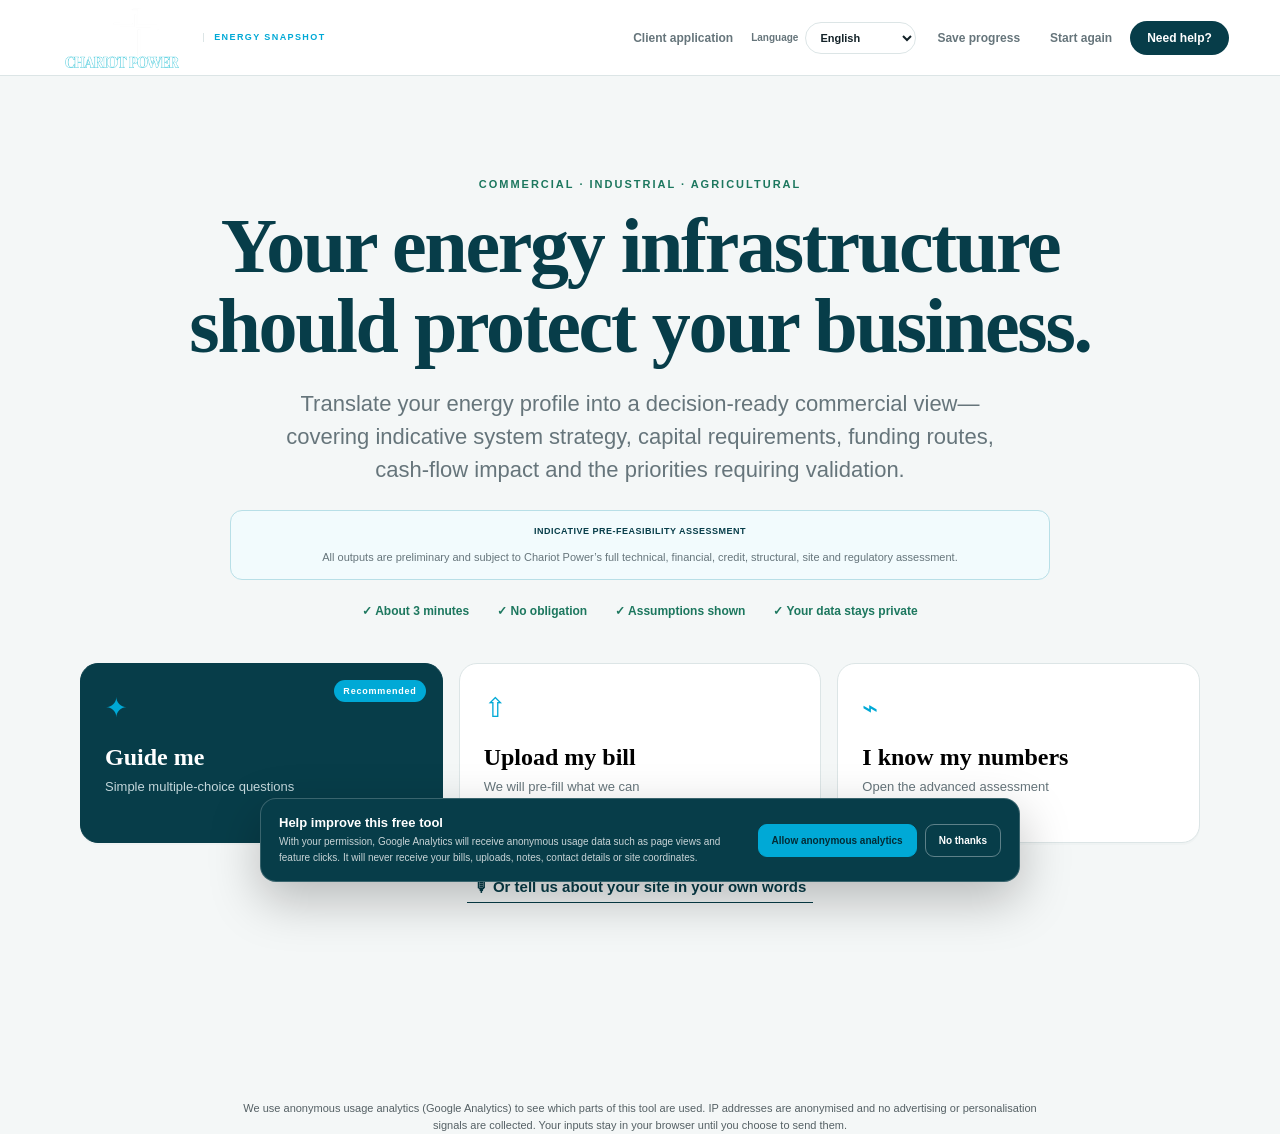
<file: index.html>
<!doctype html>
<html lang="en-ZA">
<head>
  <meta charset="utf-8">
  <meta name="viewport" content="width=device-width,initial-scale=1,viewport-fit=cover">
  <meta name="theme-color" content="#073d49">
  <title>Chariot Energy Snapshot</title>
  <meta name="description" content="A clear, finance-first energy pre-feasibility assessment for South African businesses.">
  <meta property="og:title" content="Chariot Power — Energy Snapshot">
  <meta property="og:description" content="See what solar could mean for your site, cash flow and energy risk.">
  <meta property="og:image" content="og-image.png">
  <link rel="manifest" href="manifest.webmanifest">
  <link rel="icon" href="chariot-logo.svg">
  <link rel="stylesheet" href="styles.css?v=20260902p">
<style>
.stat-row{display:flex;justify-content:space-between;gap:12px;padding:7px 0;border-bottom:1px solid rgba(0,0,0,.06);font-size:13px}
.stat-row:last-of-type{border-bottom:0}
.stat-row b{font-weight:700;white-space:nowrap}
.stage{display:flex;gap:11px;align-items:flex-start;padding:9px 0}
.stage-n{width:24px;height:24px;border-radius:50%;background:#073D49;color:#fff;display:grid;place-items:center;font-size:12px;font-weight:700;flex:none}
.stage p{margin:3px 0 0;font-size:12.5px;line-height:1.5;opacity:.8}
.muted-note{font-size:11.5px;opacity:.72;line-height:1.5;margin:8px 0 0}
@media print{
  .site-map,#mapTools,.wizard-nav,.action-layer,button{display:none!important}
  body{background:#fff}
  .chart-card{break-inside:avoid;page-break-inside:avoid;border:1px solid #ccc!important}
}
</style>
</head>
<body>
  <a class="skip-link" href="#workspace">Skip to assessment</a>
  <header class="topbar">
    <a class="brand" href="#" aria-label="Chariot Energy Snapshot home">
      <img class="brand-logo" src="chariot-logo-transparent.png" alt="Chariot Power">
      <span class="brand-product">ENERGY SNAPSHOT</span>
    </a>
    <div class="top-actions">
      <a class="text-btn" href="application.html">Client application</a>
      <label class="language-control" for="languageSelect"><span>Language</span><select id="languageSelect" aria-label="Language"><option value="en">English</option><option value="zu">isiZulu</option><option value="af">Afrikaans</option></select></label>
      <button class="text-btn" id="saveBtn" type="button">Save progress</button>
      <button class="text-btn" id="restartBtn" type="button">Start again</button>
      <button class="help-btn" id="helpBtn" type="button">Need help?</button>
    </div>
  </header>

  <main id="workspace" class="workspace">
    <section class="intro" id="intro">
      <div class="eyebrow">COMMERCIAL · INDUSTRIAL · AGRICULTURAL</div>
      <h1>Your energy infrastructure should protect your business.</h1>
      <p>Translate your energy profile into a decision-ready commercial view—covering indicative system strategy, capital requirements, funding routes, cash-flow impact and the priorities requiring validation.</p>
      <div class="scope-notice"><strong>Indicative pre-feasibility assessment</strong><span>All outputs are preliminary and subject to Chariot Power’s full technical, financial, credit, structural, site and regulatory assessment.</span></div>
      <div class="trust-row" aria-label="Assessment benefits">
        <span>✓ About 3 minutes</span><span>✓ No obligation</span><span>✓ Assumptions shown</span><span>✓ Your data stays private</span>
      </div>

      <div class="start-grid">
        <button class="start-card primary" type="button" data-start="guided">
          <span class="start-icon">✦</span><strong>Guide me</strong>
          <small>Simple multiple-choice questions</small><b>Recommended</b>
        </button>
        <button class="start-card" type="button" data-start="upload">
          <span class="start-icon">⇧</span><strong>Upload my bill</strong>
          <small>We will pre-fill what we can</small>
        </button>
        <button class="start-card" type="button" data-start="advanced">
          <span class="start-icon">⌁</span><strong>I know my numbers</strong>
          <small>Open the advanced assessment</small>
        </button>
      </div>
      <button class="voice-start" id="voiceStart" type="button">🎙 Or tell us about your site in your own words</button>
      <div class="voice-panel" id="voicePanel" hidden>
        <label for="voiceNotes">Describe your electricity problem, equipment and priorities</label>
        <textarea id="voiceNotes" rows="4" placeholder="For example: We run a dairy farm near Underberg. Our bill is about R80,000 per month, mostly from cooling and pumps..."></textarea>
        <div class="inline-actions"><button class="secondary-btn" id="recordBtn" type="button">Start voice capture</button><button class="primary-btn compact" data-start="guided" type="button">Use these notes</button></div>
        <p class="micro">Voice capture uses your browser's speech service where supported. You can edit the transcript before sharing.</p>
      </div>
    </section>

    <section class="app" id="app" hidden>
      <nav class="progress" aria-label="Assessment progress">
        <button type="button" data-step-nav="1"><span>1</span><b>Energy</b></button>
        <button type="button" data-step-nav="2"><span>2</span><b>Site</b></button>
        <button type="button" data-step-nav="3"><span>3</span><b>Solution</b></button>
        <button type="button" data-step-nav="4"><span>4</span><b>Finance</b></button>
        <button type="button" data-step-nav="5"><span>5</span><b>Snapshot</b></button>
      </nav>

      <div class="assessment-scope"><b>INDICATIVE · SUBJECT TO FULL ASSESSMENT</b><span>Figures update from the information supplied and modelled assumptions. They do not constitute a quotation, finance approval, engineering design or performance guarantee.</span></div>
      <div class="mode-bar">
        <div><strong id="modeTitle">Guided mode</strong><small id="modeCopy">We will keep this simple and make transparent assumptions.</small></div>
        <label class="switch"><input id="advancedToggle" type="checkbox"><span></span>Advanced</label>
      </div>

      <div class="app-grid">
        <div class="form-column">
          <section class="step active" data-step="1">
            <div class="step-head"><span>01</span><div><h2>Let’s understand your energy spend</h2><p>Use the number you know. You can skip anything else.</p></div></div>

            <div class="choice-tabs" role="tablist" aria-label="Energy input method">
              <button class="active" type="button" data-energy-mode="bill">I know my monthly bill</button>
              <button type="button" data-energy-mode="kwh">I know my monthly kWh</button>
              <button type="button" data-energy-mode="upload">Upload a bill</button>
            </div>
            <div class="field-grid two">
              <div class="field" data-energy-panel="bill"><label for="monthlyBill">Average monthly bill <span>including VAT</span></label><div class="input-prefix"><i>R</i><input id="monthlyBill" inputmode="decimal" type="number" min="0" step="1000" placeholder="e.g. 80 000"></div></div>
              <div class="field" data-energy-panel="kwh" hidden><label for="monthlyKwh">Average monthly usage</label><div class="input-suffix"><input id="monthlyKwh" inputmode="decimal" type="number" min="0" step="1000" placeholder="e.g. 35 000"><i>kWh</i></div></div>
              <div class="field"><label for="billHistory">How much billing history do you have?</label><select id="billHistory"><option value="1">One recent bill</option><option value="3">About 3 months</option><option value="6">About 6 months</option><option value="12" selected>12 months or more</option></select></div>
            </div>
            <div class="upload-zone" data-energy-panel="upload" hidden>
              <input id="billFile" type="file" accept=".pdf,.csv,.xlsx,.xls,image/*" multiple>
              <label for="billFile"><strong>Drop bills or meter data here</strong><span>PDF, photo, CSV or spreadsheet</span></label>
              <div id="fileList" class="file-list"></div>
              <p class="micro">Files are analysed in your browser for this preliminary snapshot and are not automatically transmitted.</p>
            </div>

            <fieldset>
              <legend>What kind of operation is this?</legend>
              <div class="option-grid sectors" id="sectorChoices">
                <button type="button" data-value="farm"><span>🌱</span><b>Farm / Agriculture</b></button>
                <button type="button" data-value="industrial"><span>⚙</span><b>Factory / Industrial</b></button>
                <button type="button" data-value="commercial"><span>▦</span><b>Commercial / Retail</b></button>
                <button type="button" data-value="hospitality"><span>⌂</span><b>Hospitality</b></button>
                <button type="button" data-value="mining"><span>◇</span><b>Mining / Quarry</b></button>
                <button type="button" data-value="other"><span>＋</span><b>Something else</b></button>
              </div>
            </fieldset>

            <div class="advanced-only">
              <h3>Advanced electricity details</h3>
              <div class="field-grid three">
                <div class="field"><label for="tariff">Blended tariff</label><div class="input-prefix"><i>R</i><input id="tariff" type="number" min="0.5" max="12" step="0.01" value="2.65"></div></div>
                <div class="field"><label for="peakKva">Recorded peak demand</label><div class="input-suffix"><input id="peakKva" type="number" min="0" step="1" placeholder="Optional"><i>kVA</i></div></div>
                <div class="field"><label for="demandCharge">Demand charge</label><div class="input-suffix"><input id="demandCharge" type="number" min="0" step="10" value="185"><i>R/kVA</i></div></div>
              </div>
            </div>
            <div class="step-actions"><span></span><button class="primary-btn next" type="button" data-next="2">Continue to site →</button></div>
          </section>

          <section class="step" data-step="2">
            <div class="step-head"><span>02</span><div><h2>Tell us about your site</h2><p>We use location and operating patterns to tighten the estimate.</p></div></div>

            <fieldset>
              <legend>Where is the site?</legend>
              <div class="location-box">
                <div class="location-search"><input id="siteAddress" type="search" placeholder="Search business, town or address"><button id="addressSearchBtn" type="button">Search</button></div>
                <div id="addressResults" class="address-results" hidden></div>
                <div class="location-search coordinate-search"><input id="manualCoordinates" type="text" inputmode="decimal" placeholder="Paste coordinates, e.g. -29.8587, 31.0218"><button id="coordinateBtn" type="button">Use coordinates</button></div>
                <div class="location-divider"><span>or</span></div>
                <button class="location-btn" id="geoBtn" type="button">◎ Use my current location</button>
                <p id="geoStatus" class="status-line">You can also choose a province below.</p>
                <div id="siteMap" class="site-map" hidden aria-label="Satellite site map"></div>
                <div id="mapTools" class="map-tools" hidden aria-label="Site mapping tools"><button type="button" data-map-tool="freehand">✏️ Freehand area</button><button type="button" data-map-tool="rectangle">▭ Rectangle</button><label class="map-pin-type"><span>Pin type</span><select id="pinType"><option value="solar">☀ Solar placement</option><option value="inverterBattery">▣ Inverter / battery</option><option value="grid">⚡ Eskom / grid connection</option><option value="generator">G Generator</option><option value="critical">! Critical loads</option><option value="cable">● Cable run point</option></select></label><button type="button" data-map-tool="marker">📍 Drop selected pin</button><button type="button" data-map-tool="polyline">📏 Measure cable run</button><button type="button" data-map-tool="clear">↺ Clear map</button></div>
                <div id="mapReadout" class="map-readout" hidden></div>
                <div id="solarResourceCard" class="solar-resource-card" hidden>
                  <div><strong>Free solar-resource check</strong><p>With your permission, retrieve satellite-derived long-term solar climatology for these coordinates from NASA POWER. Your coordinates leave this browser only when you press the button.</p></div>
                  <button type="button" id="solarDataBtn">Retrieve free solar data</button>
                  <div id="solarDataStatus" class="solar-data-status">Using the clearly labelled provincial fallback until you retrieve free solar data.</div>
                  <div class="source-links"><a href="https://power.larc.nasa.gov/docs/services/api/" target="_blank" rel="noopener">NASA POWER API documentation</a><a href="https://joint-research-centre.ec.europa.eu/photovoltaic-geographical-information-system-pvgis/using-pvgis-5/api-non-interactive-service_en" target="_blank" rel="noopener">PVGIS API documentation</a><a id="pvgisLink" href="https://re.jrc.ec.europa.eu/pvg_tools/en/" target="_blank" rel="noopener">Validate in PVGIS</a></div>
                </div>
              </div>
              <div class="field-grid two compact-top">
                <div class="field"><label for="province">Province</label><select id="province"><option value="">Choose province</option><option>KwaZulu-Natal</option><option>Gauteng</option><option>Western Cape</option><option>Eastern Cape</option><option>Free State</option><option>Limpopo</option><option>Mpumalanga</option><option>North West</option><option>Northern Cape</option></select></div>
                <div class="field"><label for="supply">Electricity supply</label><select id="supply"><option value="eskom">Eskom direct</option><option value="municipal">Municipality</option><option value="private">Private / landlord</option><option value="unknown">Not sure</option></select></div>
              </div>
            </fieldset>

            <fieldset>
              <legend>When do you use most electricity?</legend>
              <div class="option-grid three" id="timingChoices">
                <button type="button" data-value="day"><span>☀</span><b>Mostly daytime</b><small>More than 60% while the sun is up</small></button>
                <button class="selected" type="button" data-value="mixed"><span>◐</span><b>Day and night</b><small>A fairly even operating pattern</small></button>
                <button type="button" data-value="night"><span>☾</span><b>Mostly at night</b><small>Less than 30% during daytime</small></button>
              </div>
            </fieldset>

            <fieldset>
              <legend>What do you want to power? <em>Choose everything that applies</em></legend>
              <div class="load-builder" id="loadBuilder"></div>
              <button class="add-custom advanced-only" id="addCustomLoad" type="button">＋ Add custom equipment</button>
              <p id="loadSummary" class="assumption-note">Nothing selected yet. We can estimate from your bill if you prefer.</p>
            </fieldset>

            <div class="advanced-only">
              <h3>Advanced site details</h3>
              <div class="field-grid three">
                <div class="field"><label for="roofArea">Usable roof area</label><div class="input-suffix"><input id="roofArea" type="number" min="0" placeholder="Optional"><i>m²</i></div></div>
                <div class="field"><label for="groundArea">Usable ground area</label><div class="input-suffix"><input id="groundArea" type="number" min="0" placeholder="Optional"><i>m²</i></div></div>
                <div class="field"><label for="growth">Planned load growth</label><div class="input-suffix"><input id="growth" type="number" min="0" max="100" value="0"><i>%</i></div></div>
              </div>
              <div id="customLoads" class="custom-loads"></div>
              <div id="advancedLoadTable" class="advanced-load-table"></div>
              <p class="micro">Advanced equipment fields refine the operating profile. Leave unknown values unchanged and they remain clearly labelled as assumptions.</p>
            </div>

            <div class="step-actions"><button class="ghost-btn back" type="button" data-back="1">← Back</button><button class="primary-btn next" type="button" data-next="3">Build my options →</button></div>
          </section>

          <section class="step" data-step="3">
            <div class="step-head"><span>03</span><div><h2>Build the right energy strategy</h2><p>Start with the outcome you need. Add or remove options at any time.</p></div></div>

            <fieldset>
              <legend>What matters most right now?</legend>
              <div class="option-grid three" id="priorityChoices">
                <button class="selected" type="button" data-value="cashflow"><span>↗</span><b>Protect cash flow</b><small>Low or no upfront capital</small></button>
                <button type="button" data-value="ownership"><span>◆</span><b>Own the system</b><small>Build a long-term asset</small></button>
                <button type="button" data-value="return"><span>⌁</span><b>Fastest return</b><small>Maximise financial benefit</small></button>
              </div>
            </fieldset>

            <fieldset>
              <legend>How much continuity do you need?</legend>
              <div class="option-grid three" id="resilienceChoices">
                <button class="selected" type="button" data-value="saving"><span>☀</span><b>Cost saving</b><small>No battery required</small></button>
                <button type="button" data-value="critical"><span>▣</span><b>Critical loads</b><small>Keep essentials operating</small></button>
                <button type="button" data-value="full"><span>⬡</span><b>Full-site resilience</b><small>Extended operational continuity</small></button>
              </div>
            </fieldset>

            <fieldset>
              <legend>Optional upgrades <em>See the impact instantly</em></legend>
              <div class="upgrade-grid" id="upgradeGrid"></div>
              <p class="micro">Selections are indicative allowances, not final engineering specifications.</p>
            </fieldset>

            <div class="advanced-only">
              <h3>Advanced operating details</h3>
              <div class="field-grid three">
                <div class="field"><label for="dieselSpend">Monthly diesel spend</label><div class="input-prefix"><i>R</i><input id="dieselSpend" type="number" min="0" value="0"></div></div>
                <div class="field"><label for="outageHours">Typical outage duration</label><div class="input-suffix"><input id="outageHours" type="number" min="0" max="24" step="0.5" value="2"><i>hours</i></div></div>
                <div class="field"><label for="criticalPercent">Critical portion of load</label><div class="input-suffix"><input id="criticalPercent" type="number" min="5" max="100" value="30"><i>%</i></div></div>
                <div class="field"><label for="performanceRatio">Performance ratio</label><div class="input-suffix"><input id="performanceRatio" type="number" min="50" max="95" value="79"><i>%</i></div></div>
                <div class="field"><label for="degradation">Annual PV degradation</label><div class="input-suffix"><input id="degradation" type="number" min="0" max="2" step="0.05" value="0.5"><i>%</i></div></div>
                <div class="field"><label for="existingGenerator">Existing generator</label><select id="existingGenerator"><option value="none">None</option><option value="manual">Manual generator</option><option value="auto">Automatic generator / ATS</option><option value="unknown">Not sure</option></select></div>
              </div>
            </div>

            <div class="step-actions"><button class="ghost-btn back" type="button" data-back="2">← Back</button><button class="primary-btn next" type="button" data-next="4">Compare finance →</button></div>
          </section>

          <section class="step" data-step="4">
            <div class="step-head"><span>04</span><div><h2>Compare ways to fund it</h2><p>See the estimated cash impact—not just the system price.</p></div></div>
            <div class="finance-summary" id="financeSummary"></div>
            <div class="finance-cards" id="financeCards"></div>
            <div class="advanced-only">
              <h3>Adjust finance assumptions</h3>
              <div class="field-grid four">
                <div class="field"><label for="interestRate">Bank interest</label><div class="input-suffix"><input id="interestRate" type="number" min="0" max="30" step="0.1" value="11.75"><i>%</i></div></div>
                <div class="field"><label for="loanTerm">Loan term</label><div class="input-suffix"><input id="loanTerm" type="number" min="1" max="20" value="10"><i>years</i></div></div>
                <div class="field"><label for="deposit">Deposit</label><div class="input-suffix"><input id="deposit" type="number" min="0" max="100" value="10"><i>%</i></div></div>
                <div class="field"><label for="ppaEscalation">PPA escalation</label><div class="input-suffix"><input id="ppaEscalation" type="number" min="0" max="15" step="0.1" value="6"><i>%</i></div></div>
                <div class="field"><label for="gridEscalation">Grid escalation</label><div class="input-suffix"><input id="gridEscalation" type="number" min="0" max="20" step="0.1" value="8"><i>%</i></div></div>
                <div class="field"><label for="discountRate">Discount rate</label><div class="input-suffix"><input id="discountRate" type="number" min="0" max="30" step="0.1" value="10"><i>%</i></div></div>
                <div class="field"><label for="ppaDiscount">PPA starting discount</label><div class="input-suffix"><input id="ppaDiscount" type="number" min="1" max="50" value="15"><i>%</i></div></div>
                <div class="field"><label for="ppaRate">PPA starting tariff</label><div class="input-prefix"><i>R</i><input id="ppaRate" type="number" min="0" max="10" step="0.01" placeholder="Auto"></div></div>
                <div class="field"><label for="analysisYears">Analysis period</label><div class="input-suffix"><input id="analysisYears" type="number" min="5" max="25" value="20"><i>years</i></div></div>
                <div class="field"><label for="taxRate">Indicative company tax rate</label><div class="input-suffix"><input id="taxRate" type="number" min="0" max="50" value="27"><i>%</i></div></div>
              </div>
            </div>
            <div class="assumption-banner">ⓘ All financial comparisons are indicative pre-feasibility scenarios and remain subject to full credit assessment, verified tariffs, approved funding terms, tax review and final commercial agreements.</div>
            <div class="step-actions"><button class="ghost-btn back" type="button" data-back="3">← Back</button><button class="primary-btn next" type="button" data-next="5">View my snapshot →</button></div>
          </section>

          <section class="step results-step executive-view" data-step="5" id="decisionCockpit">
            <div class="cockpit-toolbar" aria-label="Results view controls">
              <div class="view-switch" role="group" aria-label="Analysis depth">
                <button class="active" type="button" data-result-view="executive">Executive View</button>
                <button type="button" data-result-view="detailed">Detailed Analysis</button>
              </div>
              <span class="assessment-status"><i></i> Indicative assessment · validation required</span>
            </div>

            <header class="decision-hero">
              <div class="decision-hero-copy">
                <div class="result-brand result-brand-dark"><img src="chariot-logo-transparent.png" alt="Chariot Power"><span>ENERGY INVESTMENT SNAPSHOT</span></div>
                <div class="eyebrow light">EXECUTIVE DECISION COCKPIT · SUBJECT TO FULL ASSESSMENT</div>
                <h2 id="resultHeadline">A clearer energy path starts here.</h2>
                <p id="resultSubhead"></p>
                <div class="recommendation-strip">
                  <div><span>RECOMMENDED STRUCTURE TO VALIDATE</span><strong id="recommendation"></strong></div>
                  <div class="decision-badge" id="fitBadge"></div>
                </div>
                <p class="recommendation-rationale" id="recommendationWhy"></p>
              </div>
              <div class="score-cluster" aria-label="Opportunity and readiness scores">
                <div class="premium-score"><span>Energy Opportunity</span><strong id="opportunityScore">—</strong><small id="opportunityStatus">Calculating</small></div>
                <div class="premium-score"><span>Finance Readiness</span><strong id="financeScore">—</strong><small id="financeStatus">Calculating</small></div>
              </div>
            </header>

            <div class="confidence-disclosure"><span id="confidenceScore">—</span> model confidence · Each figure below identifies whether it is supplied, calculated or assumed.</div>

            <section class="metric-section" aria-labelledby="primaryMetricsTitle">
              <div class="section-heading"><div><span>PRIMARY METRICS</span><h3 id="primaryMetricsTitle">The investment case at a glance</h3></div><small>Indicative · subject to technical, commercial and credit assessment</small></div>
              <div class="result-kpis" id="resultKpis"></div>
            </section>

            <div class="executive-grid">
              <article class="chart-card investment-card executive-cost-card">
                <header><div><span>20-YEAR CAPITAL DECISION</span><h3>Projected cumulative energy cost</h3><p>Compare the recommended structure with remaining grid-only and ownership routes.</p></div><div class="scenario-switch"><button class="active" type="button" data-scenario="base">Base</button><button type="button" data-scenario="conservative">Conservative</button><button type="button" data-scenario="upside">Optimistic</button></div></header>
                <div id="costChart" class="chart"></div>
                <div id="costDecisionSummary" class="chart-decision"></div>
              </article>
              <article class="funding-priority-card">
                <span>FUNDING STRUCTURE</span><h3 id="fundingHeadline">Structure the project around cash flow</h3>
                <div id="fundingSummary"></div>
                <button class="text-action" type="button" data-result-view="detailed">Compare all funding routes →</button>
              </article>
            </div>

            <section class="intelligence-section" aria-labelledby="intelligenceTitle">
              <div class="section-heading"><div><span>SUPPORTING INTELLIGENCE</span><h3 id="intelligenceTitle">What supports the recommendation</h3></div></div>
              <div class="intelligence-grid">
                <article class="intel-card intel-chart"><span>LOAD MATCH</span><h4>Daytime energy fit</h4><div id="loadChart" class="chart compact-chart"></div><div id="loadMatchInsight" class="intel-foot"></div></article>
                <article class="intel-card"><span>CASH FLOW</span><h4>Year-one operating impact</h4><div id="cashFlowInsight" class="intel-value"></div></article>
                <article class="intel-card"><span>RESILIENCE</span><h4>Critical-load cover</h4><div id="resilienceInsight" class="intel-value"></div></article>
                <article class="intel-card"><span>TARIFF EXPOSURE</span><h4>Grid-cost sensitivity</h4><div id="tariffInsight" class="intel-value"></div></article>
                <article class="intel-card"><span>DATA QUALITY</span><h4>Decision confidence</h4><div id="dataQualityInsight" class="intel-value"></div></article>
                <article class="intel-card site-intel-card"><span>SITE SNAPSHOT</span><h4 id="siteSnapshotTitle">Location awaiting confirmation</h4><div id="resultSiteMap" class="result-site-map" aria-label="Satellite site snapshot"></div><div id="siteSnapshotMeta" class="site-meta"></div></article>
              </div>
            </section>

            <section class="advisor-section" aria-labelledby="advisorTitle">
              <div><span>CHARIOT ADVISOR</span><h3 id="advisorTitle">Recommended next actions</h3><p>Prioritised from the information currently available.</p></div>
              <div id="advisorRecommendations" class="advisor-list"></div>
            </section>

            <section class="detailed-analysis" aria-label="Detailed analysis">
              <div class="detail-intro"><span>DETAILED ANALYSIS</span><h2>Technical and commercial working view</h2><p>Open this view when you need the supporting model, sensitivities and assumptions behind the executive recommendation.</p></div>
              <div class="dashboard-grid">
                <article class="chart-card"><header><div><span>SOLUTION</span><h3>Proposed first configuration</h3></div></header><div id="systemSnapshot"></div></article>
                <article class="chart-card"><header><div><span>STAGED ROADMAP</span><h3>Build now, remain ready for later</h3></div></header><div id="stagedPlan"></div></article>
                <article class="chart-card wide"><header><div><span>MONTHLY ENERGY</span><h3>Consumption and solar generation through the year</h3></div></header><div id="monthlyChart" class="chart"></div></article>
                <article class="chart-card"><header><div><span>YEAR-ONE CASH FLOW</span><h3>Where the value comes from</h3></div></header><div id="waterfallChart" class="chart"></div></article>
                <article class="chart-card"><header><div><span>ENERGY FLOW</span><h3>How energy moves through the site</h3></div></header><div id="energyFlow"></div></article>
                <article class="chart-card wide"><header><div><span>SENSITIVITY</span><h3>How tariff and production changes affect value</h3></div></header><div id="sensitivityMatrix"></div></article>
                <article class="chart-card wide"><header><div><span>FINANCE COMPARISON</span><h3>Decision table</h3></div></header><div class="table-wrap"><table id="comparisonTable"></table></div></article>
                <article class="chart-card"><header><div><span>STORAGE</span><h3>What the battery actually does</h3></div></header><div id="batteryInsight"></div></article>
                <article class="chart-card"><header><div><span>SEQUENCE</span><h3>You do not have to do it all at once</h3></div></header><div id="stagedView"></div></article>
                <article class="chart-card"><header><div><span>READINESS</span><h3>What we know</h3></div></header><div id="confidencePanel"></div></article>
                <article class="chart-card"><header><div><span>NEXT REVIEW</span><h3>What could change this result</h3></div></header><div id="riskPanel"></div></article>
              </div>
              <details class="assumptions-drawer"><summary><span>MODEL ASSUMPTIONS</span><b>Review the inputs behind this assessment</b><i>+</i></summary><div id="assumptionSummary"></div></details>
              <div class="notes-card"><label for="clientNotes">Notes for Chariot’s review</label><textarea id="clientNotes" rows="4" placeholder="Add operating constraints, planned equipment, landlord considerations, preferred timing or questions..."></textarea></div>
            </section>

            <div class="action-layer premium-action-layer">
              <div><span>MOVE TO VALIDATION</span><h2>Turn this opportunity into an investment-ready proposal.</h2><p>Chariot will validate the energy data, site, technical solution, regulatory requirements and funding structure before any commercial commitment.</p></div>
              <div class="action-buttons">
                <button class="primary-btn" id="meetingBtn" type="button">Book an Energy Review →</button>
                <button class="secondary-btn" id="proposalBtn" type="button">Request Formal Proposal</button>
                <button class="secondary-btn" id="whatsappBtn" type="button">Share Snapshot via WhatsApp</button>
                <button class="secondary-btn" id="emailBtn" type="button">Email Chariot</button>
                <button class="secondary-btn" id="printBtn" type="button">Print / Save Board Summary</button>
              </div>
            </div>
            <p class="legal legal-strong"><strong>Important:</strong> Every output in this snapshot—including system sizing, generation, savings, costs, cash flow, NPV, IRR, payback, resilience and funding comparisons—is indicative only and subject to full assessment. This is not a quotation, credit offer, tax opinion, engineering design, regulatory approval or performance guarantee. Final outcomes require verified consumption data, site and structural assessment, detailed engineering, equipment selection, grid and regulatory review, credit approval, tax advice and signed commercial terms.</p>
            <div class="step-actions"><button class="ghost-btn back" type="button" data-back="4">← Review assumptions</button><button class="primary-btn" id="editBtn" type="button">Refine my assessment</button></div>
          </section>
        </div>

        <aside class="live-panel" id="livePanel">
          <img class="live-logo" src="chariot-logo-transparent.png" alt="Chariot Power">
          <div class="live-head"><div><span>LIVE INDICATIVE VIEW · SUBJECT TO FULL ASSESSMENT</span><h2>Your energy opportunity</h2></div><b><i></i> LIVE</b></div>
          <div class="live-kpis">
            <div><span>System range</span><strong id="liveSystem">—</strong></div>
            <div><span>Year-one benefit</span><strong id="liveSaving">—</strong></div>
            <div><span>Estimated capex</span><strong id="liveCapex">—</strong></div>
            <div><span>Cash-flow route</span><strong id="liveRoute">—</strong></div>
          </div>
          <div class="mini-chart-card"><span>20-YEAR COST OUTLOOK</span><div id="miniChart" class="mini-chart"></div></div>
          <div class="live-status"><div><span>Data confidence</span><strong id="liveConfidence">Starting</strong></div><div class="confidence-bar"><i id="confidenceBar"></i></div><p id="nextBestInput">Add your monthly bill to begin.</p></div>
          <div class="assumption-count"><span id="knownCount">0 supplied</span><span id="assumedCount">Assumptions visible</span></div>
        </aside>
      </div>
    </section>
  </main>

  <dialog id="helpDialog">
    <form method="dialog"><button class="dialog-close" aria-label="Close">×</button><div class="eyebrow">WE’RE HERE TO HELP</div><h2>You do not need to know the technical answers.</h2><p>Use the guided questions, upload a bill, or send Chariot a short description. The team will verify everything before any proposal is issued.</p><a class="primary-btn" href="tel:+27661105578">Call +27 66 110 5578</a><a class="secondary-btn" href="mailto:admin@chariotpower.co.za">Email Chariot Power</a><a class="secondary-btn" href="https://wa.me/27661105578" target="_blank" rel="noopener">Open WhatsApp</a><a class="secondary-btn" href="application.html">Complete a client application</a></form>
  </dialog>

  <dialog id="meetingDialog">
    <form method="dialog" id="meetingForm"><button class="dialog-close" aria-label="Close">×</button><div class="eyebrow">BOOK AN ENERGY REVIEW</div><h2>Choose a convenient starting point.</h2><label for="meetingName">Your name</label><input id="meetingName" required placeholder="Full name"><label for="meetingCompany">Company</label><input id="meetingCompany" placeholder="Company or site"><label for="meetingContact">Phone or email</label><input id="meetingContact" required placeholder="How should we reach you?"><label for="meetingWindow">Preferred time</label><select id="meetingWindow"><option>Weekday morning</option><option>Weekday afternoon</option><option>As soon as possible</option></select><button class="primary-btn" id="requestMeetingBtn" type="button">Send meeting request →</button><p class="micro">This sends your preference to Chariot on WhatsApp. The team will confirm the meeting and provide the online link.</p></form>
  </dialog>

  <aside id="analyticsConsent" class="analytics-consent" hidden role="dialog" aria-label="Analytics choice">
    <div><strong data-analytics-title>Help improve this free tool</strong><p data-analytics-body>With your permission, Google Analytics will receive anonymous usage data such as page views and feature clicks. It will never receive your bills, uploads, notes, contact details or site coordinates.</p></div>
    <div class="analytics-consent-actions"><button class="allow" type="button" data-analytics-allow>Allow anonymous analytics</button><button class="decline" type="button" data-analytics-decline>No thanks</button></div>
  </aside>
  <template id="customLoadTemplate"><div class="custom-load-row"><input data-custom="name" placeholder="Equipment"><input data-custom="kw" type="number" min="0" placeholder="kW"><input data-custom="hours" type="number" min="0" max="24" placeholder="Hours/day"><button type="button" aria-label="Remove">×</button></div></template>
  <script src="i18n.js?v=20260902p" defer></script>
  <script src="app.js?v=20260902p" defer></script>
  <script src="analytics.js?v=20260902p" defer></script>
<p style="font-size:11px;line-height:1.55;opacity:.7;margin:14px auto 0;max-width:860px;padding:0 18px;text-align:center;font-family:inherit">We use anonymous usage analytics (Google Analytics) to see which parts of this tool are used. IP addresses are anonymised and no advertising or personalisation signals are collected. Your inputs stay in your browser until you choose to send them.</p>
<script src="chariot-track.js?v=1"></script>
</body>
</html>
</file>
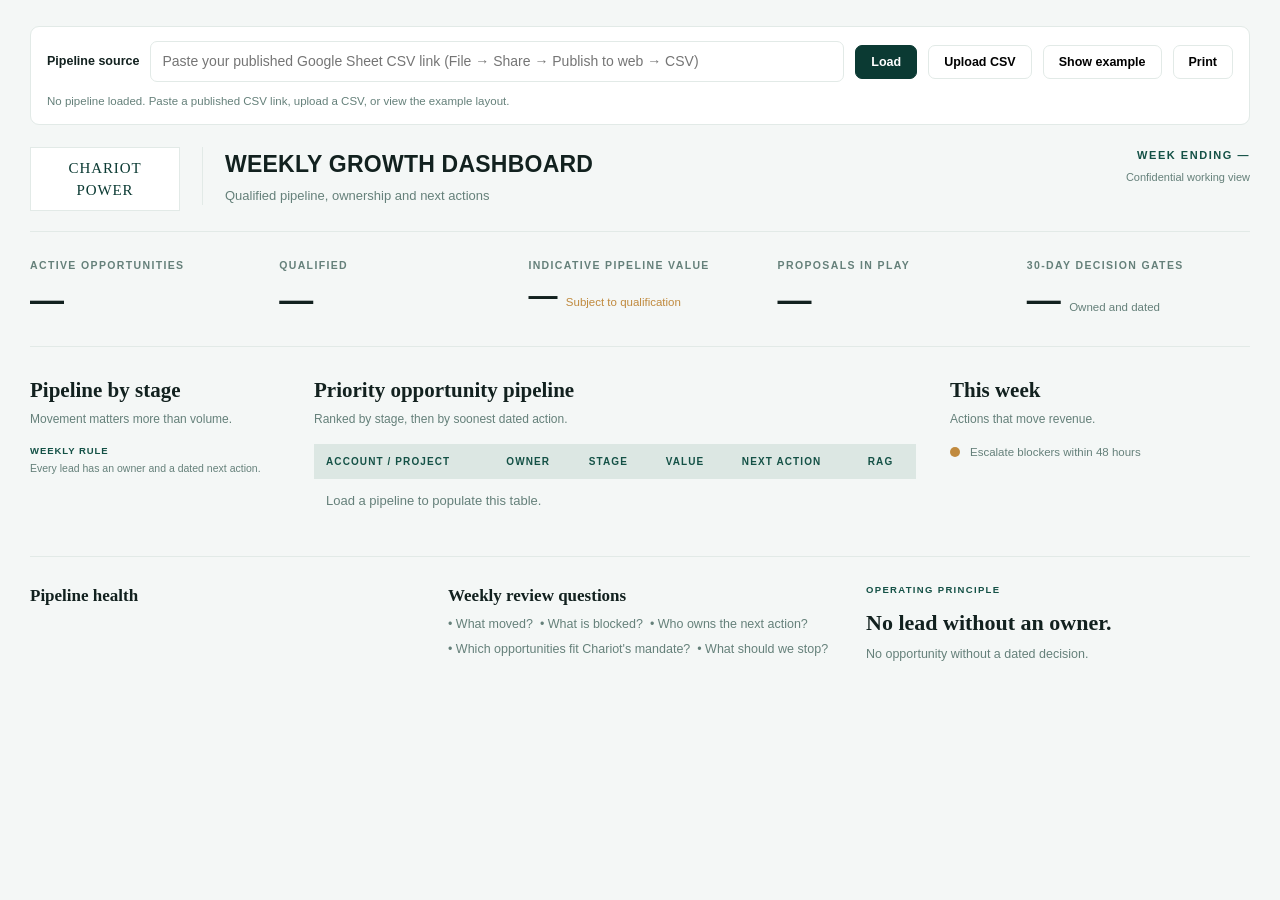
<file: dashboard.html>
<!DOCTYPE html>
<html lang="en-ZA">
<head>
<meta charset="utf-8">
<meta name="viewport" content="width=device-width, initial-scale=1">
<title>Chariot Power — Weekly Growth Dashboard</title>
<meta name="theme-color" content="#0B3A33">
<style>
:root{
  --ink:#12211F; --deep:#0B3A33; --forest:#145146; --sage:#7FA69B; --mist:#DCE7E3;
  --paper:#F4F7F6; --card:#FFFFFF; --line:#E2EAE7; --muted:#65807A;
  --green:#2E7D5B; --amber:#C08A3E; --red:#B04A3F;
  --serif:"Iowan Old Style","Palatino Linotype",Palatino,Georgia,serif;
  --sans:-apple-system,BlinkMacSystemFont,"Segoe UI",Roboto,"Helvetica Neue",Arial,sans-serif;
}
*{box-sizing:border-box}
body{margin:0;background:var(--paper);color:var(--ink);font-family:var(--sans);font-size:14px;line-height:1.5}
.sheet{max-width:1500px;margin:0 auto;padding:26px 30px 60px}

/* header */
.head{display:flex;align-items:flex-start;gap:22px;padding-bottom:20px;border-bottom:1px solid var(--line)}
.logo{width:150px;height:64px;border:1px solid var(--line);background:#fff;display:grid;place-items:center;flex:none;padding:8px}
.logo img{max-width:100%;max-height:100%}
.logo span{font-family:var(--serif);font-size:15px;letter-spacing:.06em;color:var(--deep);text-align:center}
.htitle{flex:1;border-left:1px solid var(--line);padding-left:22px}
.htitle h1{margin:0;font-size:23px;letter-spacing:.01em;font-weight:800;text-transform:uppercase}
.htitle p{margin:4px 0 0;color:var(--muted);font-size:13px}
.hmeta{text-align:right;font-size:11px}
.hmeta .wk{color:var(--forest);font-weight:800;letter-spacing:.14em;text-transform:uppercase}
.hmeta .by{color:var(--muted);margin-top:5px}

/* kpi strip */
.kpis{display:grid;grid-template-columns:repeat(5,1fr);gap:26px;padding:26px 0 30px;border-bottom:1px solid var(--line)}
.kpi .lbl{font-size:10.5px;font-weight:800;letter-spacing:.13em;text-transform:uppercase;color:var(--muted)}
.kpi .row{display:flex;align-items:baseline;gap:9px;margin-top:8px}
.kpi .num{font-size:34px;font-weight:800;letter-spacing:-.02em;line-height:1}
.kpi .num.money{font-size:29px}
.kpi .sub{font-size:11.5px;color:var(--muted)}
.kpi .sub.warn{color:var(--amber)}
.kpi .sub.up{color:var(--green)}

/* main grid */
.grid{display:grid;grid-template-columns:250px 1fr 300px;gap:34px;padding-top:28px}
h2.sec{font-family:var(--serif);font-size:21px;margin:0 0 3px;font-weight:600}
.sec-sub{color:var(--muted);font-size:12px;margin:0 0 16px}

/* funnel */
.stage{display:flex;justify-content:space-between;align-items:center;padding:11px 14px;border-radius:7px;margin-bottom:8px;font-weight:700;font-size:13.5px}
.stage b{font-weight:800}
.rule{font-size:10.5px;color:var(--muted);margin-top:14px;line-height:1.5}
.rule strong{color:var(--forest);letter-spacing:.1em;text-transform:uppercase;font-size:9.5px;display:block;margin-bottom:3px}

/* table */
table{width:100%;border-collapse:collapse}
thead th{background:var(--mist);color:var(--forest);font-size:10px;font-weight:800;letter-spacing:.11em;text-transform:uppercase;text-align:left;padding:10px 12px}
tbody td{padding:12px;border-bottom:1px solid var(--line);vertical-align:top;font-size:13px}
tbody tr:last-child td{border-bottom:0}
.acct{font-weight:700}
.proj{color:var(--muted);font-size:11.5px;margin-top:2px}
.dot{width:10px;height:10px;border-radius:50%;display:inline-block}
.dot.g{background:var(--green)}.dot.a{background:var(--amber)}.dot.r{background:var(--red)}
.due{font-size:11px;color:var(--muted);margin-top:2px}
.due.over{color:var(--red);font-weight:700}

/* actions */
.act{display:flex;gap:12px;padding:12px 0;border-bottom:1px solid var(--line)}
.act:last-of-type{border-bottom:0}
.act .n{width:26px;height:26px;border-radius:50%;background:var(--deep);color:#fff;display:grid;place-items:center;font-size:11.5px;font-weight:700;flex:none}
.act .t{font-weight:700;font-size:13.5px}
.act .d{color:var(--muted);font-size:11.5px;margin-top:2px}
.escal{display:flex;align-items:center;gap:10px;margin-top:14px;font-size:11.5px;color:var(--muted)}

/* health */
.foot{display:grid;grid-template-columns:1fr 1fr 1fr;gap:34px;margin-top:34px;padding-top:26px;border-top:1px solid var(--line)}
.bar{display:flex;height:13px;border-radius:4px;overflow:hidden;margin:14px 0 9px}
.bar i{display:block}
.legend{display:flex;justify-content:space-between;font-size:11px;color:var(--muted)}
.qs{font-size:12.5px;color:var(--muted);line-height:2}
.principle .eyebrow{font-size:9.5px;font-weight:800;letter-spacing:.14em;text-transform:uppercase;color:var(--forest)}
.principle h3{font-family:var(--serif);font-size:22px;margin:8px 0 6px;font-weight:600}
.principle p{color:var(--muted);font-size:12.5px;margin:0}

/* data bar */
.databar{background:var(--card);border:1px solid var(--line);border-radius:9px;padding:14px 16px;margin-bottom:22px;display:flex;gap:11px;align-items:center;flex-wrap:wrap}
.databar input[type=url]{flex:1;min-width:250px;padding:9px 11px;border:1px solid var(--line);border-radius:7px;font:inherit}
.btn{border:1px solid var(--line);background:#fff;border-radius:7px;padding:9px 15px;font-size:12.5px;font-weight:700;cursor:pointer}
.btn:hover{border-color:var(--forest)}
.btn.primary{background:var(--deep);color:#fff;border-color:var(--deep)}
.status{font-size:11.5px;color:var(--muted);width:100%}
.status.err{color:var(--red)}
.status.ok{color:var(--green)}
.hide{display:none!important}
@media(max-width:1150px){.grid{grid-template-columns:1fr}.kpis{grid-template-columns:repeat(2,1fr);gap:20px}.foot{grid-template-columns:1fr}}
@media print{.databar{display:none}body{background:#fff}.sheet{padding:0}}
</style>
</head>
<body>
<div class="sheet">

  <div class="databar" id="databar">
    <strong style="font-size:12.5px">Pipeline source</strong>
    <input type="url" id="csvUrl" placeholder="Paste your published Google Sheet CSV link (File → Share → Publish to web → CSV)">
    <button class="btn primary" id="loadBtn" type="button">Load</button>
    <button class="btn" id="fileBtn" type="button">Upload CSV</button>
    <input type="file" id="fileInput" accept=".csv,text/csv" class="hide">
    <button class="btn" id="demoBtn" type="button">Show example</button>
    <button class="btn" id="printBtn" type="button">Print</button>
    <div class="status" id="status">No pipeline loaded. Paste a published CSV link, upload a CSV, or view the example layout.</div>
  </div>

  <div class="head">
    <div class="logo"><span>CHARIOT<br>POWER</span></div>
    <div class="htitle">
      <h1 id="dashTitle">Weekly Growth Dashboard</h1>
      <p>Qualified pipeline, ownership and next actions</p>
    </div>
    <div class="hmeta">
      <div class="wk" id="weekEnding">Week ending —</div>
      <div class="by">Confidential working view</div>
    </div>
  </div>

  <div class="kpis">
    <div class="kpi"><div class="lbl">Active opportunities</div><div class="row"><span class="num" id="kActive">—</span><span class="sub" id="kActiveSub"></span></div></div>
    <div class="kpi"><div class="lbl">Qualified</div><div class="row"><span class="num" id="kQual">—</span><span class="sub" id="kQualSub"></span></div></div>
    <div class="kpi"><div class="lbl">Indicative pipeline value</div><div class="row"><span class="num money" id="kValue">—</span><span class="sub warn">Subject to qualification</span></div></div>
    <div class="kpi"><div class="lbl">Proposals in play</div><div class="row"><span class="num" id="kProp">—</span><span class="sub" id="kPropSub"></span></div></div>
    <div class="kpi"><div class="lbl">30-day decision gates</div><div class="row"><span class="num" id="kGates">—</span><span class="sub">Owned and dated</span></div></div>
  </div>

  <div class="grid">
    <section>
      <h2 class="sec">Pipeline by stage</h2>
      <p class="sec-sub">Movement matters more than volume.</p>
      <div id="funnel"></div>
      <div class="rule"><strong>Weekly rule</strong>Every lead has an owner and a dated next action.</div>
    </section>

    <section>
      <h2 class="sec">Priority opportunity pipeline</h2>
      <p class="sec-sub" id="tableSub">Ranked by stage, then by soonest dated action.</p>
      <table>
        <thead><tr><th>Account / Project</th><th>Owner</th><th>Stage</th><th>Value</th><th>Next action</th><th>RAG</th></tr></thead>
        <tbody id="rows"><tr><td colspan="6" style="color:#65807A">Load a pipeline to populate this table.</td></tr></tbody>
      </table>
    </section>

    <section>
      <h2 class="sec">This week</h2>
      <p class="sec-sub">Actions that move revenue.</p>
      <div id="actions"></div>
      <div class="escal"><span class="dot a"></span> Escalate blockers within 48 hours</div>
    </section>
  </div>

  <div class="foot">
    <div>
      <h2 class="sec" style="font-size:17px">Pipeline health</h2>
      <div class="bar" id="healthBar"></div>
      <div class="legend" id="healthLegend"></div>
    </div>
    <div>
      <h2 class="sec" style="font-size:17px">Weekly review questions</h2>
      <div class="qs">• What moved? &nbsp;• What is blocked? &nbsp;• Who owns the next action?<br>• Which opportunities fit Chariot's mandate? &nbsp;• What should we stop?</div>
    </div>
    <div class="principle">
      <div class="eyebrow">Operating principle</div>
      <h3>No lead without an owner.</h3>
      <p>No opportunity without a dated decision.</p>
    </div>
  </div>
</div>

<script>
(function(){
"use strict";
var $=function(id){return document.getElementById(id)};
var esc=function(s){return String(s==null?"":s).replace(/[&<>"']/g,function(c){return{"&":"&amp;","<":"&lt;",">":"&gt;",'"':"&quot;","'":"&#39;"}[c]})};

/* Stage order = the funnel. Anything unrecognised lands in Discovery. */
var STAGES=["Discovery","Qualified","Proposal","Credit / DD","Won"];
var STAGE_MAP={
  "new":"Discovery","new / unreviewed":"Discovery","unreviewed":"Discovery","research":"Discovery",
  "origination":"Discovery","contacted":"Discovery","discovery":"Discovery","access":"Discovery",
  "snapshot in progress":"Discovery","qualify":"Qualified","qualified":"Qualified",
  "qualified – snapshot complete":"Qualified","data & documents":"Qualified",
  "site / technical assessment":"Qualified","solution & finance modelling":"Proposal",
  "proposal":"Proposal","proposal presented":"Proposal","credit":"Credit / DD",
  "credit / approval":"Credit / DD","credit / dd":"Credit / DD","contracting":"Credit / DD",
  "won":"Won","won / handover":"Won","closed won":"Won"
};
var rows=[];

/* ---------- CSV parsing (handles quoted commas and newlines) ---------- */
function parseCSV(text){
  var out=[],row=[],cur="",q=false;
  text=text.replace(/\r\n/g,"\n").replace(/\r/g,"\n");
  for(var i=0;i<text.length;i++){
    var c=text[i];
    if(q){
      if(c==='"'){ if(text[i+1]==='"'){cur+='"';i++} else q=false }
      else cur+=c;
    } else {
      if(c==='"')q=true;
      else if(c===","){row.push(cur);cur=""}
      else if(c==="\n"){row.push(cur);out.push(row);row=[];cur=""}
      else cur+=c;
    }
  }
  if(cur||row.length){row.push(cur);out.push(row)}
  return out.filter(function(r){return r.some(function(c){return String(c).trim()})});
}

/* Tolerant header matching — the sheet does not have to be renamed. */
function pick(headers,cands){
  for(var i=0;i<cands.length;i++){
    for(var j=0;j<headers.length;j++){
      var h=headers[j].toLowerCase().replace(/[^a-z]/g,"");
      if(h===cands[i]||h.indexOf(cands[i])>=0)return j;
    }
  }
  return -1;
}
function money(n){
  if(!n&&n!==0)return "TBC";
  if(n>=1e6)return "R"+(n/1e6).toFixed(n>=1e7?0:1)+"m";
  if(n>=1e3)return "R"+Math.round(n/1e3)+"k";
  return "R"+Math.round(n);
}
function num(v){ var n=parseFloat(String(v||"").replace(/[^0-9.\-]/g,"")); return isFinite(n)?n:0 }

function ingest(text){
  var t=parseCSV(text);
  if(t.length<2)throw new Error("Not enough rows");
  /* find the header row — the first row containing something like 'account' or 'company' */
  var hi=0;
  for(var i=0;i<Math.min(8,t.length);i++){
    var joined=t[i].join(" ").toLowerCase();
    if(/account|company|opportunity|client/.test(joined)){hi=i;break}
  }
  var H=t[hi];
  var iAcc=pick(H,["account","company","client","opportunity","name"]),
      iProj=pick(H,["project","site","facility","description"]),
      iStage=pick(H,["stage","status"]),
      iVal=pick(H,["indicativevalue","value","amount","dealvalue"]),
      iOwn=pick(H,["owner","rep","assignedto","salesperson"]),
      iAct=pick(H,["nextaction","action","nextstep"]),
      iDue=pick(H,["due","nextcontact","actiondate","date"]),
      iRag=pick(H,["rag","priority","confidence","health"]);
  if(iAcc<0)throw new Error("No 'Account' or 'Company' column found");

  rows=[];
  for(var r=hi+1;r<t.length;r++){
    var c=t[r];
    var acct=(c[iAcc]||"").trim();
    if(!acct)continue;
    if(/^(stage|total|pipeline|dashboard)/i.test(acct))continue;
    var rawStage=(iStage>=0?c[iStage]:"").trim();
    var stage=STAGE_MAP[rawStage.toLowerCase()]||(STAGES.indexOf(rawStage)>=0?rawStage:"Discovery");
    rows.push({
      account:acct,
      project:iProj>=0?(c[iProj]||"").trim():"",
      stage:stage, rawStage:rawStage||stage,
      value:iVal>=0?num(c[iVal]):0,
      owner:iOwn>=0?(c[iOwn]||"").trim():"",
      action:iAct>=0?(c[iAct]||"").trim():"",
      due:iDue>=0?(c[iDue]||"").trim():"",
      rag:iRag>=0?(c[iRag]||"").trim():""
    });
  }
  if(!rows.length)throw new Error("No data rows found under the header");
  render();
  return rows.length;
}

/* ---------- RAG: computed, not decorative ---------- */
function ragOf(r){
  var today=new Date(); today.setHours(0,0,0,0);
  var d=r.due?new Date(r.due):null;
  var overdue=d&&!isNaN(d)&&d<today;
  if(!r.owner||!r.action)return {c:"r",why:"No owner or no next action"};
  if(overdue)return {c:"r",why:"Next action overdue"};
  if(!r.due)return {c:"a",why:"Next action has no date"};
  if(!r.value)return {c:"a",why:"Value not yet established"};
  return {c:"g",why:"Owned, dated and valued"};
}

function render(){
  var active=rows.filter(function(r){return r.stage!=="Won"});
  var qual=rows.filter(function(r){return ["Qualified","Proposal","Credit / DD"].indexOf(r.stage)>=0});
  var prop=rows.filter(function(r){return r.stage==="Proposal"});
  var total=active.reduce(function(s,r){return s+r.value},0);

  var today=new Date(); today.setHours(0,0,0,0);
  var in30=new Date(today.getTime()+30*864e5);
  var gates=rows.filter(function(r){
    if(!r.due)return false; var d=new Date(r.due);
    return !isNaN(d)&&d>=today&&d<=in30&&r.owner;
  });

  $("kActive").textContent=active.length;
  $("kQual").textContent=qual.length;
  $("kQualSub").textContent=active.length?Math.round(qual.length/active.length*100)+"% of pipeline":"";
  $("kValue").textContent=total?money(total):"TBC";
  $("kProp").textContent=prop.length;
  var awaiting=prop.filter(function(r){return !r.value}).length;
  $("kPropSub").textContent=awaiting?awaiting+" awaiting data":"";
  $("kGates").textContent=gates.length;
  var noOwner=rows.filter(function(r){return !r.owner}).length;
  $("kActiveSub").textContent=noOwner?noOwner+" unowned":"all owned";
  $("kActiveSub").className="sub "+(noOwner?"warn":"up");

  /* funnel */
  var maxN=Math.max.apply(null,STAGES.map(function(s){return rows.filter(function(r){return r.stage===s}).length}).concat([1]));
  $("funnel").innerHTML=STAGES.map(function(s,i){
    var n=rows.filter(function(r){return r.stage===s}).length;
    var w=62+(i*8);
    var shade=["#E8EFEC","#CFDFDA","#A9C7BF","#6E9E93","#145146"][i];
    var col=i>=3?"#fff":"#12211F";
    return '<div class="stage" style="width:'+w+'%;background:'+shade+';color:'+col+'"><span>'+s+'</span><b>'+n+'</b></div>';
  }).join("");

  /* priority table — stage weight, then soonest dated action */
  var order={"Credit / DD":0,"Proposal":1,"Qualified":2,"Discovery":3,"Won":4};
  var sorted=rows.slice().sort(function(a,b){
    if(order[a.stage]!==order[b.stage])return order[a.stage]-order[b.stage];
    var da=a.due?new Date(a.due).getTime():Infinity, db=b.due?new Date(b.due).getTime():Infinity;
    return da-db;
  }).slice(0,8);

  $("rows").innerHTML=sorted.map(function(r){
    var rag=ragOf(r);
    var d=r.due?new Date(r.due):null;
    var over=d&&!isNaN(d)&&d<today;
    return '<tr><td><div class="acct">'+esc(r.account)+'</div>'+(r.project?'<div class="proj">'+esc(r.project)+'</div>':'')+'</td>'+
      '<td>'+(r.owner?esc(r.owner):'<span style="color:#B04A3F;font-weight:700">Unassigned</span>')+'</td>'+
      '<td>'+esc(r.rawStage)+'</td>'+
      '<td>'+(r.value?money(r.value):'TBC')+'</td>'+
      '<td>'+(r.action?esc(r.action):'<span style="color:#B04A3F">No next action</span>')+
        (r.due?'<div class="due'+(over?' over':'')+'">'+(over?'Overdue ':'Due ')+esc(r.due)+'</div>':'')+'</td>'+
      '<td title="'+esc(rag.why)+'"><span class="dot '+rag.c+'"></span></td></tr>';
  }).join("");

  /* this week — generated from the data, not typed by hand */
  var acts=[];
  if(noOwner)acts.push(["Assign owners",noOwner+" opportunit"+(noOwner>1?"ies have":"y has")+" no owner"]);
  var noAction=rows.filter(function(r){return r.owner&&!r.action}).length;
  if(noAction)acts.push(["Set next actions",noAction+" owned deal"+(noAction>1?"s":"")+" without a next step"]);
  var overdue=rows.filter(function(r){var d=r.due?new Date(r.due):null;return d&&!isNaN(d)&&d<today}).length;
  if(overdue)acts.push(["Clear overdue actions",overdue+" action"+(overdue>1?"s":"")+" past its date"]);
  var noVal=qual.filter(function(r){return !r.value}).length;
  if(noVal)acts.push(["Establish value",noVal+" qualified deal"+(noVal>1?"s":"")+" still unvalued"]);
  var noDate=rows.filter(function(r){return r.action&&!r.due}).length;
  if(noDate)acts.push(["Date the commitments",noDate+" action"+(noDate>1?"s":"")+" without a date"]);
  if(prop.length)acts.push(["Chase proposals",prop.length+" proposal"+(prop.length>1?"s":"")+" awaiting a decision"]);
  while(acts.length<3)acts.push(["Add qualified pipeline","Run the Snapshot link into new accounts"]);
  $("actions").innerHTML=acts.slice(0,5).map(function(a,i){
    return '<div class="act"><div class="n">'+(i+1)+'</div><div><div class="t">'+esc(a[0])+'</div><div class="d">'+esc(a[1])+'</div></div></div>';
  }).join("");

  /* health */
  var g=0,a=0,r2=0;
  rows.forEach(function(r){var c=ragOf(r).c; if(c==="g")g++; else if(c==="a")a++; else r2++});
  var tot=Math.max(1,g+a+r2);
  $("healthBar").innerHTML=
    '<i style="width:'+(g/tot*100)+'%;background:#2E7D5B"></i>'+
    '<i style="width:'+(a/tot*100)+'%;background:#C08A3E"></i>'+
    '<i style="width:'+(r2/tot*100)+'%;background:#B04A3F"></i>';
  $("healthLegend").innerHTML='<span>'+g+' healthy</span><span>'+a+' needs data</span><span>'+r2+' blocked or unowned</span>';

  var wk=new Date();
  $("weekEnding").textContent="Week ending "+wk.toLocaleDateString("en-ZA",{day:"numeric",month:"long",year:"numeric"});
}

/* ---------- loading ---------- */
function status(msg,cls){ var s=$("status"); s.textContent=msg; s.className="status"+(cls?" "+cls:"") }
function load(url){
  if(!url)return status("Paste a published CSV link first.","err");
  status("Loading pipeline…");
  fetch(url).then(function(r){ if(!r.ok)throw new Error("HTTP "+r.status); return r.text() })
    .then(function(t){
      var n=ingest(t);
      localStorage.setItem("chariot_csv_url",url);
      status("Loaded "+n+" opportunities. Refresh this page any time for the latest.","ok");
    })
    .catch(function(e){
      status("Could not load that link ("+e.message+"). Check the sheet is published to the web as CSV, or upload the file instead.","err");
    });
}
$("loadBtn").addEventListener("click",function(){ load($("csvUrl").value.trim()) });
$("fileBtn").addEventListener("click",function(){ $("fileInput").click() });
$("fileInput").addEventListener("change",function(e){
  var f=e.target.files[0]; if(!f)return;
  var rd=new FileReader();
  rd.onload=function(){ try{ var n=ingest(rd.result); status("Loaded "+n+" opportunities from "+f.name+".","ok") }
    catch(err){ status("Could not read that file: "+err.message,"err") } };
  rd.readAsText(f);
});
$("printBtn").addEventListener("click",function(){ window.print() });
$("demoBtn").addEventListener("click",function(){
  var demo="Account,Project,Stage,Value,Owner,Next Action,Due,RAG\n"+
  "Aviagen South Africa,Schikfontein expansion,Qualified,2400000,Patrick,Map FD and site manager; approach GM on expansion,"+new Date(Date.now()+2*864e5).toISOString().slice(0,10)+",\n"+
  "Ecovado,Avocado oil plant,Proposal,1850000,Patrick,Present PPA vs RTO comparison to founder,"+new Date(Date.now()+4*864e5).toISOString().slice(0,10)+",\n"+
  "Mahela Group,Letsitele + Ohrigstad packhouses,Qualified,5200000,Alan,Book post-season discovery with FD,"+new Date(Date.now()+9*864e5).toISOString().slice(0,10)+",\n"+
  "WIPHOLD / Zebediela,Estate rehabilitation,Discovery,,Alan,Identify irrigation design lead,"+new Date(Date.now()-3*864e5).toISOString().slice(0,10)+",\n"+
  "Cultivate Trading,White River oil plant,Discovery,,,Reach project manager before design freeze,,\n"+
  "CCH / PECS,Gqeberha cold store,Credit / DD,9800000,Patrick,Confirm financier outstanding conditions,"+new Date(Date.now()+1*864e5).toISOString().slice(0,10)+",\n"+
  "Marquis Macadamias,Pongola NIS facility,Proposal,3100000,Alan,Follow up on proposal issued,"+new Date(Date.now()+6*864e5).toISOString().slice(0,10)+",\n"+
  "African Realty Trust,Letaba concentrate factory,Discovery,,Patrick,Run 20-minute qualification call,"+new Date(Date.now()+3*864e5).toISOString().slice(0,10)+",\n";
  ingest(demo);
  status("Showing EXAMPLE data so you can see the layout. Load your own CSV to replace it.","");
});

var saved=localStorage.getItem("chariot_csv_url");
if(saved){ $("csvUrl").value=saved; load(saved) }
})();
</script>
</body>
</html>
</file>
<file: styles.css>
:root{--ink:#122127;--muted:#66757b;--line:#dce5e6;--paper:#f4f7f7;--white:#fff;--deep:#073d49;--deep2:#052e37;--cyan:#00a9d6;--cyan2:#dff5fa;--green:#1c775e;--green2:#e4f4ee;--gold:#b78a45;--amber:#f3a712;--red:#b74b4b;--shadow:0 16px 50px rgba(7,61,73,.08);--radius:18px;--serif:Georgia,'Times New Roman',serif;--sans:Inter,'Segoe UI',Arial,sans-serif}
*{box-sizing:border-box}html{scroll-behavior:smooth}body{margin:0;background:var(--paper);color:var(--ink);font-family:var(--sans);font-size:15px}button,input,select,textarea{font:inherit}button{cursor:pointer}button:focus-visible,input:focus-visible,select:focus-visible,textarea:focus-visible,a:focus-visible{outline:3px solid rgba(0,169,214,.35);outline-offset:2px}.skip-link{position:absolute;left:-9999px}.skip-link:focus{left:12px;top:12px;z-index:1000;background:#fff;padding:12px}.topbar{height:76px;padding:0 clamp(18px,4vw,60px);display:flex;align-items:center;justify-content:space-between;background:rgba(255,255,255,.96);border-bottom:1px solid var(--line);position:sticky;top:0;z-index:50;backdrop-filter:blur(14px)}.brand{display:flex;align-items:center;gap:12px;color:var(--deep);text-decoration:none}.brand-mark{width:38px;height:38px;border-radius:12px;display:grid;place-items:center;background:var(--deep);color:#fff;font-family:var(--serif);font-size:22px;font-weight:700}.brand span:last-child{display:flex;flex-direction:column;line-height:1.05;letter-spacing:1.4px}.brand strong{font-size:13px}.brand small{font-size:9px;color:var(--cyan);margin-top:5px}.top-actions{display:flex;align-items:center;gap:6px}.text-btn,.help-btn{border:0;background:transparent;padding:10px 12px;color:var(--muted);font-size:12px;font-weight:700}.help-btn{background:var(--deep);color:#fff;border-radius:999px;padding-inline:17px}.workspace{max-width:1500px;margin:auto;padding:0 clamp(16px,3.5vw,52px) 80px}.intro{max-width:1120px;margin:0 auto;padding:clamp(60px,8vw,110px) 0;text-align:center}.eyebrow{font-size:11px;font-weight:800;letter-spacing:2px;color:var(--green);margin-bottom:16px}.eyebrow.light{color:#80d9ea}.intro h1{font-family:var(--serif);font-size:clamp(40px,6.4vw,78px);line-height:1.02;letter-spacing:-2.3px;max-width:950px;margin:0 auto 22px;color:var(--deep)}.intro>p{font-size:clamp(17px,2vw,22px);line-height:1.5;color:var(--muted);max-width:760px;margin:0 auto}.trust-row{display:flex;justify-content:center;gap:12px 28px;flex-wrap:wrap;margin:28px 0 45px;color:var(--green);font-size:12px;font-weight:700}.start-grid{display:grid;grid-template-columns:repeat(3,1fr);gap:16px}.start-card{position:relative;min-height:180px;border:1.5px solid var(--line);border-radius:var(--radius);background:#fff;padding:28px 24px;text-align:left;display:flex;flex-direction:column;transition:.2s;box-shadow:0 2px 0 rgba(7,61,73,.02)}.start-card:hover{transform:translateY(-4px);border-color:var(--cyan);box-shadow:var(--shadow)}.start-card.primary{background:var(--deep);color:#fff;border-color:var(--deep)}.start-icon{font-size:27px;color:var(--cyan);margin-bottom:20px}.start-card strong{font-family:var(--serif);font-size:24px}.start-card small{margin-top:8px;color:var(--muted);font-size:13px}.start-card.primary small{color:#c3d7db}.start-card b{position:absolute;right:16px;top:16px;background:var(--cyan);color:#fff;padding:6px 9px;border-radius:999px;font-size:9px;letter-spacing:.8px}.voice-start{margin-top:28px;border:0;background:transparent;color:var(--deep);font-weight:800;border-bottom:1px solid var(--deep);padding:7px}.voice-panel{max-width:760px;margin:24px auto 0;background:#fff;border:1px solid var(--line);border-radius:var(--radius);padding:24px;text-align:left}.voice-panel textarea{width:100%;margin:8px 0 12px}.micro{font-size:11px;color:var(--muted);line-height:1.5}.inline-actions{display:flex;gap:10px}.app{padding-top:24px}.progress{display:grid;grid-template-columns:repeat(5,1fr);max-width:900px;margin:0 auto 20px;position:relative}.progress:before{content:"";position:absolute;height:1px;background:var(--line);left:10%;right:10%;top:17px}.progress button{position:relative;z-index:1;border:0;background:transparent;text-align:center;color:#8b989c}.progress span{display:grid;place-items:center;width:34px;height:34px;border-radius:50%;background:var(--paper);border:1px solid var(--line);margin:0 auto 7px;font-size:11px;font-weight:800}.progress b{font-size:10px;text-transform:uppercase;letter-spacing:1px}.progress button.current,.progress button.done{color:var(--deep)}.progress button.current span{background:var(--deep);color:#fff;border-color:var(--deep)}.progress button.done span{background:var(--cyan2);border-color:var(--cyan);color:var(--deep)}.mode-bar{max-width:1320px;margin:0 auto 18px;background:#fff;border:1px solid var(--line);border-radius:14px;padding:11px 16px;display:flex;align-items:center;justify-content:space-between}.mode-bar>div{display:flex;align-items:baseline;gap:10px}.mode-bar strong{font-size:12px;color:var(--deep)}.mode-bar small{font-size:11px;color:var(--muted)}.switch{font-size:11px;font-weight:800;display:flex;align-items:center;gap:8px;cursor:pointer}.switch input{position:absolute;opacity:0}.switch span{width:38px;height:22px;background:#ccd6d8;border-radius:999px;position:relative;transition:.2s}.switch span:after{content:"";position:absolute;width:16px;height:16px;background:#fff;border-radius:50%;top:3px;left:3px;transition:.2s;box-shadow:0 1px 4px rgba(0,0,0,.2)}.switch input:checked+span{background:var(--cyan)}.switch input:checked+span:after{transform:translateX(16px)}.app-grid{max-width:1320px;margin:auto;display:grid;grid-template-columns:minmax(0,1fr) 390px;gap:22px;align-items:start}.form-column{min-width:0}.step{display:none;background:#fff;border:1px solid var(--line);border-radius:var(--radius);padding:clamp(22px,4vw,42px);box-shadow:0 8px 30px rgba(7,61,73,.04)}.step.active{display:block}.step-head{display:flex;align-items:flex-start;gap:16px;margin-bottom:30px}.step-head>span{width:36px;height:36px;display:grid;place-items:center;border:1px solid var(--line);border-radius:50%;font-size:10px;font-weight:800;color:var(--green);flex:none}.step-head h2{font-family:var(--serif);font-size:clamp(25px,3vw,36px);line-height:1.1;margin:0;color:var(--deep)}.step-head p{margin:8px 0 0;color:var(--muted)}fieldset{border:0;padding:0;margin:32px 0}legend{font-size:12px;font-weight:800;letter-spacing:.4px;margin-bottom:13px;color:var(--deep)}legend em{font-style:normal;color:var(--muted);font-weight:500;margin-left:6px}.choice-tabs{display:grid;grid-template-columns:repeat(3,1fr);gap:8px;margin-bottom:18px}.choice-tabs button{border:1px solid var(--line);background:#fff;border-radius:10px;padding:12px;color:var(--muted);font-size:12px;font-weight:800}.choice-tabs button.active{background:var(--deep);border-color:var(--deep);color:#fff}.field-grid{display:grid;gap:15px}.field-grid.two{grid-template-columns:repeat(2,1fr)}.field-grid.three{grid-template-columns:repeat(3,1fr)}.field-grid.four{grid-template-columns:repeat(4,1fr)}.field label,dialog label{display:block;font-size:12px;font-weight:800;margin-bottom:7px}.field label span{font-weight:400;color:var(--muted)}input,select,textarea{width:100%;border:1px solid var(--line);background:#fff;border-radius:10px;padding:13px 14px;color:var(--ink)}textarea{resize:vertical}.input-prefix,.input-suffix{position:relative}.input-prefix i,.input-suffix i{position:absolute;top:50%;transform:translateY(-50%);font-style:normal;color:var(--muted);font-size:12px;font-weight:700}.input-prefix i{left:14px}.input-prefix input{padding-left:34px}.input-suffix i{right:14px}.input-suffix input{padding-right:55px}.option-grid{display:grid;gap:10px}.option-grid.sectors{grid-template-columns:repeat(3,1fr)}.option-grid.three{grid-template-columns:repeat(3,1fr)}.option-grid button{border:1px solid var(--line);background:#fff;border-radius:13px;padding:17px 14px;text-align:left;display:flex;flex-direction:column;min-height:104px;transition:.15s}.option-grid button:hover{border-color:var(--cyan)}.option-grid button.selected{background:var(--deep);border-color:var(--deep);color:#fff}.option-grid button>span{font-size:19px;color:var(--cyan);margin-bottom:10px}.option-grid button b{font-size:13px}.option-grid button small{font-size:10.5px;color:var(--muted);line-height:1.35;margin-top:5px}.option-grid button.selected small{color:#c4dadd}.upload-zone{border:1.5px dashed #afbec1;background:var(--paper);border-radius:14px;padding:25px;text-align:center;position:relative}.upload-zone input{position:absolute;inset:0;opacity:0;cursor:pointer}.upload-zone label{display:flex;flex-direction:column;gap:6px;pointer-events:none}.upload-zone label strong{color:var(--deep)}.upload-zone label span{font-size:11px;color:var(--muted)}.file-list{position:relative;z-index:2;margin-top:10px;font-size:11px;color:var(--green)}.location-box{border:1px solid var(--line);border-radius:14px;padding:16px;background:var(--paper)}.location-search{display:flex;gap:8px}.location-search button,.location-btn{border:1px solid var(--deep);background:var(--deep);color:#fff;border-radius:9px;padding:0 17px;font-weight:800;font-size:12px}.location-btn{width:100%;padding:12px;background:#fff;color:var(--deep)}.location-divider{display:flex;align-items:center;gap:10px;color:#98a5a8;font-size:10px;margin:10px 0}.location-divider:before,.location-divider:after{content:"";height:1px;background:var(--line);flex:1}.status-line{font-size:11px;color:var(--muted);margin:10px 0 0}.status-line.good{color:var(--green);font-weight:700}.status-line.bad{color:var(--red)}.address-results{background:#fff;border:1px solid var(--line);border-radius:9px;margin-top:7px;max-height:180px;overflow:auto}.address-results button{display:block;width:100%;border:0;border-bottom:1px solid var(--line);background:#fff;text-align:left;padding:10px;font-size:11px}.compact-top{margin-top:12px}.load-builder{display:grid;grid-template-columns:repeat(4,1fr);gap:9px}.load-card{border:1px solid var(--line);border-radius:12px;background:#fff;padding:13px 10px;text-align:left;min-height:84px;display:flex;flex-direction:column}.load-card.selected{background:var(--cyan2);border-color:var(--cyan);color:var(--deep)}.load-card span{font-size:20px}.load-card b{font-size:11px;margin-top:9px}.load-card small{font-size:9px;color:var(--muted);margin-top:3px}.assumption-note,.assumption-banner{background:#eef5f5;border-left:3px solid var(--cyan);padding:11px 13px;font-size:11px;line-height:1.5;color:var(--muted);border-radius:0 8px 8px 0}.add-custom{border:1px dashed var(--cyan);background:#fff;color:var(--deep);border-radius:9px;padding:10px;margin-top:10px;font-size:11px;font-weight:800}.custom-load-row{display:grid;grid-template-columns:2fr 1fr 1fr 38px;gap:7px;margin-top:8px}.custom-load-row input{padding:9px;font-size:11px}.custom-load-row button{border:0;border-radius:8px;background:#f6eaea;color:var(--red)}.advanced-only{display:none;border-top:1px solid var(--line);margin-top:28px;padding-top:22px}.advanced-mode .advanced-only{display:block}.advanced-only h3{font-family:var(--serif);color:var(--deep);font-size:18px;margin:0 0 14px}.upgrade-grid{display:grid;grid-template-columns:repeat(2,1fr);gap:10px}.upgrade-card{border:1px solid var(--line);border-radius:13px;background:#fff;padding:15px;text-align:left;position:relative;min-height:120px}.upgrade-card.selected{border-color:var(--cyan);box-shadow:inset 0 0 0 1px var(--cyan);background:#f7fdfe}.upgrade-card .check{position:absolute;right:12px;top:12px;width:20px;height:20px;border:1px solid var(--line);border-radius:6px;display:grid;place-items:center;font-size:12px}.upgrade-card.selected .check{background:var(--cyan);color:#fff;border-color:var(--cyan)}.upgrade-card b{display:block;color:var(--deep);font-size:13px;padding-right:25px}.upgrade-card small{display:block;color:var(--muted);font-size:10.5px;line-height:1.4;margin-top:6px}.upgrade-card em{font-style:normal;font-size:10px;color:var(--green);font-weight:700;display:block;margin-top:9px}.step-actions{display:flex;align-items:center;justify-content:space-between;gap:10px;border-top:1px solid var(--line);padding-top:22px;margin-top:30px}.primary-btn,.secondary-btn,.ghost-btn{border:0;border-radius:10px;padding:14px 20px;font-size:12px;font-weight:800;text-decoration:none;text-align:center;display:inline-flex;align-items:center;justify-content:center}.primary-btn{background:var(--cyan);color:#fff}.primary-btn:hover{background:#008fb6}.secondary-btn{background:#fff;border:1px solid var(--cyan);color:var(--deep)}.ghost-btn{background:var(--paper);color:var(--deep)}.compact{padding:11px 15px}.live-panel{position:sticky;top:98px;background:linear-gradient(155deg,var(--deep),var(--deep2));color:#fff;border-radius:var(--radius);padding:23px;box-shadow:0 20px 50px rgba(7,61,73,.18)}.live-head{display:flex;justify-content:space-between;gap:10px;align-items:flex-start}.live-head span,.mini-chart-card>span{font-size:9px;letter-spacing:1.3px;color:#8ddcec;font-weight:800}.live-head h2{font-family:var(--serif);font-size:21px;margin:5px 0}.live-head>b{font-size:8px;background:rgba(255,255,255,.1);padding:6px 9px;border-radius:999px;letter-spacing:1px}.live-head>b i{display:inline-block;width:5px;height:5px;background:#68df9f;border-radius:50%;margin-right:5px}.live-kpis{display:grid;grid-template-columns:repeat(2,1fr);gap:8px;margin:16px 0}.live-kpis>div{border:1px solid rgba(255,255,255,.13);background:rgba(255,255,255,.06);border-radius:11px;padding:11px}.live-kpis span{font-size:8px;color:#9ccbd3;text-transform:uppercase;letter-spacing:.6px}.live-kpis strong{display:block;font-family:var(--serif);font-size:15px;margin-top:6px}.mini-chart-card{background:#fff;border-radius:12px;color:var(--ink);padding:14px}.mini-chart-card>span{color:var(--muted)}.mini-chart{height:130px;margin-top:8px}.mini-chart svg,.chart svg{width:100%;height:100%;overflow:visible}.live-status{margin-top:13px;border-top:1px solid rgba(255,255,255,.14);padding-top:13px}.live-status>div:first-child{display:flex;justify-content:space-between;font-size:10px}.confidence-bar{height:5px;background:rgba(255,255,255,.12);border-radius:99px;margin:9px 0}.confidence-bar i{display:block;width:10%;height:100%;background:var(--cyan);border-radius:99px;transition:.3s}.live-status p{font-size:10px;color:#b8d0d5;margin:8px 0}.assumption-count{display:flex;justify-content:space-between;font-size:8px;color:#8bb7c0;border-top:1px solid rgba(255,255,255,.12);padding-top:11px}.finance-summary{background:var(--deep);color:#fff;border-radius:14px;padding:20px;display:grid;grid-template-columns:repeat(3,1fr);gap:12px;margin-bottom:15px}.finance-summary div{border-right:1px solid rgba(255,255,255,.15)}.finance-summary div:last-child{border:0}.finance-summary span{font-size:9px;color:#93c7d0;text-transform:uppercase}.finance-summary strong{display:block;font-family:var(--serif);font-size:20px;margin-top:5px}.finance-cards{display:grid;grid-template-columns:repeat(2,1fr);gap:10px}.finance-card{border:1px solid var(--line);border-radius:14px;padding:17px;position:relative}.finance-card.recommended{border-color:var(--cyan);box-shadow:inset 0 0 0 1px var(--cyan)}.finance-card .rec{position:absolute;right:10px;top:10px;background:var(--cyan2);color:var(--deep);font-size:8px;font-weight:800;border-radius:99px;padding:5px 7px}.finance-card h3{font-family:var(--serif);font-size:18px;margin:0;color:var(--deep)}.finance-card .payment{font-size:22px;font-weight:800;margin:13px 0 2px}.finance-card small{color:var(--muted);font-size:10px}.finance-card dl{font-size:10px;margin:14px 0 0}.finance-card dl div{display:flex;justify-content:space-between;padding:5px 0;border-top:1px solid var(--line)}.finance-card dd{font-weight:700;margin:0}.result-hero{background:linear-gradient(135deg,var(--deep),#0b6070);color:#fff;border-radius:16px;padding:28px;display:flex;justify-content:space-between;align-items:center;gap:20px}.result-hero h2{font-family:var(--serif);font-size:clamp(28px,4vw,45px);line-height:1.05;margin:0}.result-hero p{color:#bcd7dd;max-width:650px;line-height:1.45}.confidence-ring{width:118px;height:118px;border:8px solid rgba(255,255,255,.13);border-top-color:var(--cyan);border-radius:50%;display:flex;flex-direction:column;align-items:center;justify-content:center;flex:none}.confidence-ring strong{font-size:25px}.confidence-ring span{font-size:8px;text-transform:uppercase;color:#acd1d8;text-align:center}.result-kpis{display:grid;grid-template-columns:repeat(4,1fr);gap:10px;margin:12px 0}.result-kpis>div{border:1px solid var(--line);border-radius:13px;padding:16px}.result-kpis span{font-size:8px;text-transform:uppercase;letter-spacing:.8px;color:var(--muted)}.result-kpis strong{display:block;font-family:var(--serif);font-size:20px;color:var(--deep);margin-top:8px}.result-kpis small{font-size:9px;color:var(--green);display:block;margin-top:4px}.decision-card{border:1px solid var(--line);border-radius:14px;padding:20px;display:flex;justify-content:space-between;align-items:center;gap:16px;margin-bottom:12px}.decision-card span,.chart-card header span,.action-layer>div>span{font-size:8px;letter-spacing:1.2px;color:var(--green);font-weight:800}.decision-card h3{font-family:var(--serif);font-size:24px;color:var(--deep);margin:5px 0}.decision-card p{margin:0;color:var(--muted);font-size:11px}.decision-badge{border-radius:999px;background:var(--green2);color:var(--green);padding:9px 13px;font-weight:800;font-size:10px}.dashboard-grid{display:grid;grid-template-columns:repeat(2,1fr);gap:12px}.chart-card{border:1px solid var(--line);border-radius:14px;padding:18px;min-width:0}.chart-card.wide{grid-column:1/-1}.chart-card header{display:flex;justify-content:space-between;gap:10px;align-items:flex-start}.chart-card h3{font-family:var(--serif);color:var(--deep);font-size:19px;margin:4px 0 8px}.chart{height:245px}.scenario-switch{display:flex;background:var(--paper);border-radius:9px;padding:3px}.scenario-switch button{border:0;background:transparent;padding:7px 9px;border-radius:7px;font-size:9px;font-weight:800;color:var(--muted)}.scenario-switch button.active{background:#fff;color:var(--deep);box-shadow:0 1px 5px rgba(0,0,0,.08)}.system-list,.confidence-list,.risk-list{display:grid;gap:8px}.system-list div,.confidence-list div,.risk-list div{display:flex;justify-content:space-between;gap:15px;border-bottom:1px solid var(--line);padding:8px 0;font-size:10.5px}.system-list b,.confidence-list b{color:var(--deep)}.confidence-list i{font-style:normal;font-size:8px;padding:4px 6px;border-radius:99px}.confidence-list i.known{background:var(--green2);color:var(--green)}.confidence-list i.assumed{background:#fff4de;color:#936217}.risk-list div{display:block}.risk-list b{display:block;color:var(--deep);margin-bottom:3px}.risk-list span{color:var(--muted);line-height:1.4}.table-wrap{overflow:auto}table{width:100%;border-collapse:collapse;min-width:690px;font-size:10px}th,td{text-align:right;padding:10px 8px;border-bottom:1px solid var(--line)}th:first-child,td:first-child{text-align:left}th{color:var(--muted);font-size:8px;text-transform:uppercase}.recommended-row{background:#f2fbfd}.notes-card{margin-top:12px;border:1px solid var(--line);border-radius:14px;padding:18px}.notes-card label{font-family:var(--serif);font-size:18px;color:var(--deep);display:block;margin-bottom:9px}.action-layer{margin-top:12px;background:var(--deep);color:#fff;border-radius:16px;padding:28px;display:grid;grid-template-columns:1.2fr 1fr;gap:25px;align-items:center}.action-layer h2{font-family:var(--serif);font-size:27px;margin:6px 0}.action-layer p{color:#afd0d6;font-size:11px;line-height:1.5}.action-buttons{display:grid;grid-template-columns:repeat(2,1fr);gap:8px}.action-buttons .primary-btn{grid-column:1/-1}.action-buttons .secondary-btn{background:rgba(255,255,255,.06);color:#fff;border-color:rgba(255,255,255,.25)}.legal{font-size:8.5px;color:var(--muted);line-height:1.5;margin-top:12px}dialog{border:0;border-radius:20px;padding:0;max-width:520px;width:calc(100% - 30px);box-shadow:0 30px 100px rgba(0,0,0,.25)}dialog::backdrop{background:rgba(5,46,55,.65);backdrop-filter:blur(4px)}dialog form{padding:32px;position:relative}dialog h2{font-family:var(--serif);font-size:30px;color:var(--deep);margin:0 0 12px}dialog p{color:var(--muted);line-height:1.5}dialog .primary-btn,dialog .secondary-btn{width:100%;margin-top:9px}.dialog-close{position:absolute;right:15px;top:15px;border:0;background:var(--paper);width:32px;height:32px;border-radius:50%;font-size:18px}
@media(max-width:1050px){.app-grid{grid-template-columns:1fr}.live-panel{position:relative;top:auto;order:-1}.live-panel{display:grid;grid-template-columns:1fr 1.4fr;gap:15px}.live-head,.live-status,.assumption-count{grid-column:1}.live-kpis{grid-column:1;margin:0}.mini-chart-card{grid-column:2;grid-row:1/5}.result-kpis{grid-template-columns:repeat(2,1fr)}}
@media(max-width:760px){.topbar{height:64px;padding:0 13px}.top-actions .text-btn{display:none}.brand-mark{width:33px;height:33px}.workspace{padding-inline:11px}.intro{padding:45px 4px}.intro h1{font-size:42px;letter-spacing:-1.3px}.start-grid{grid-template-columns:1fr}.start-card{min-height:135px}.progress b{display:none}.mode-bar>div small{display:none}.app-grid{display:flex;flex-direction:column}.form-column{width:100%}.live-panel{width:100%;display:block;position:relative;top:auto}.mini-chart-card{margin-top:10px}.step{padding:22px 15px}.field-grid.two,.field-grid.three,.field-grid.four{grid-template-columns:1fr}.option-grid.sectors{grid-template-columns:repeat(2,1fr)}.option-grid.three{grid-template-columns:1fr}.option-grid.three button{min-height:80px}.choice-tabs{grid-template-columns:1fr}.load-builder{grid-template-columns:repeat(2,1fr)}.upgrade-grid{grid-template-columns:1fr}.finance-summary{grid-template-columns:1fr}.finance-summary div{border-right:0;border-bottom:1px solid rgba(255,255,255,.15);padding-bottom:8px}.finance-cards{grid-template-columns:1fr}.result-hero{align-items:flex-start}.confidence-ring{width:82px;height:82px;border-width:5px}.confidence-ring strong{font-size:18px}.confidence-ring span{font-size:6px}.result-kpis{grid-template-columns:1fr 1fr}.dashboard-grid{grid-template-columns:1fr}.chart-card.wide{grid-column:auto}.chart{height:210px}.action-layer{grid-template-columns:1fr}.action-buttons{grid-template-columns:1fr}.action-buttons .primary-btn{grid-column:auto}.step-actions .primary-btn{flex:1}.custom-load-row{grid-template-columns:1.4fr 1fr 1fr 34px}}
@media print{body{background:#fff}.topbar,.progress,.mode-bar,.live-panel,.step:not([data-step="5"]),.step-actions,.action-buttons,.notes-card{display:none!important}.workspace,.app{padding:0}.app-grid{display:block}.step[data-step="5"]{display:block!important;border:0;box-shadow:none;padding:0}.action-layer{break-inside:avoid}.chart-card{break-inside:avoid}.legal{font-size:8pt}@page{size:A4;margin:12mm}}
.site-map{height:300px;margin-top:13px;border-radius:12px;overflow:hidden;border:1px solid var(--line);z-index:1}.map-readout{background:#fff;border:1px solid var(--line);border-radius:10px;margin-top:8px;padding:10px;font-size:10px;line-height:1.55;color:var(--muted)}.advanced-load-table{overflow:auto;margin-top:14px}.equipment-table{min-width:940px}.equipment-table input,.equipment-table select{padding:7px;font-size:10px;border-radius:7px}.equipment-table th{white-space:nowrap}.equipment-table td{padding:5px}.equipment-table .name-cell{text-align:left;font-weight:700;color:var(--deep);min-width:145px}.energy-flow{display:grid;grid-template-columns:1fr auto 1fr;align-items:center;gap:10px;min-height:220px}.flow-source,.flow-use{display:grid;gap:9px}.flow-box{border:1px solid var(--line);border-radius:11px;padding:11px;font-size:10px}.flow-box b{display:block;font-family:var(--serif);font-size:16px;color:var(--deep);margin-top:4px}.flow-arrow{font-size:30px;color:var(--cyan)}.sensitivity{display:grid;grid-template-columns:110px repeat(3,1fr);gap:4px}.sensitivity div{padding:11px 8px;border-radius:7px;text-align:center;font-size:9px}.sensitivity .head{background:var(--paper);font-weight:800;color:var(--deep)}.sensitivity .cell{background:var(--green2);color:var(--green);font-weight:800}.sensitivity .cell.medium{background:#fff4de;color:#8d641e}.sensitivity .cell.low{background:#f7e9e9;color:var(--red)}

/* Chariot brand, language selector and report identity */
.topbar{height:auto;min-height:76px;padding-block:6px}.brand{gap:10px;min-width:0}.brand-logo{width:142px;height:60px;object-fit:contain;display:block}.brand-product{display:block!important;flex-direction:initial!important;font-size:9px;font-weight:800;letter-spacing:1.5px;color:var(--cyan);border-left:1px solid var(--line);padding-left:10px;white-space:nowrap}.language-control{display:flex;align-items:center;gap:7px;font-size:10px;font-weight:800;color:var(--muted);margin-right:3px}.language-control select{width:auto;min-width:96px;border-radius:999px;padding:8px 28px 8px 10px;background-color:#fff;font-size:11px}.result-brand{display:flex;align-items:center;gap:10px;background:#fff;border-radius:10px;padding:5px 10px;width:max-content;max-width:100%;margin-bottom:18px}.result-brand img{width:116px;height:46px;object-fit:contain}.result-brand span{color:var(--deep);font-size:8px;font-weight:800;letter-spacing:1.2px;border-left:1px solid var(--line);padding-left:9px}.translation-note{font-size:8px;color:var(--muted);margin-top:8px}
@media(max-width:760px){.topbar{height:auto;min-height:64px;padding:4px 10px}.brand-logo{width:96px;height:46px}.brand-product{display:none!important}.language-control>span{display:none}.language-control select{min-width:82px;max-width:92px;padding:7px 23px 7px 8px}.top-actions{gap:3px}.help-btn{padding-inline:11px;font-size:10px}.result-brand img{width:96px;height:40px}}
.top-actions a.text-btn{text-decoration:none}
@media print{.result-brand{border:1px solid var(--line)}}
.scope-notice{max-width:820px;margin:24px auto 0;padding:14px 18px;border:1px solid #b8dfe7;border-radius:12px;background:#f2fbfd;display:flex;align-items:center;justify-content:center;gap:10px 16px;flex-wrap:wrap;color:var(--deep);font-size:11px;line-height:1.5}.scope-notice strong{letter-spacing:.5px;text-transform:uppercase;font-size:9px}.scope-notice span{color:var(--muted)}.trust-row{margin-top:24px}.assessment-scope{max-width:1320px;margin:0 auto 12px;padding:11px 16px;border-radius:11px;background:#fff8e8;border:1px solid #ecd8a6;display:flex;gap:12px;align-items:center;font-size:10px;line-height:1.45;color:#6d5927}.assessment-scope b{white-space:nowrap;font-size:9px;letter-spacing:.7px}.legal-strong{background:#fff8e8;border:1px solid #ecd8a6;border-radius:10px;padding:12px;color:#66552d;font-size:9px}
@media(max-width:760px){.assessment-scope{align-items:flex-start;flex-direction:column}.assessment-scope b{white-space:normal}.scope-notice{align-items:flex-start;text-align:left}}
.result-brand-dark{background:transparent;padding:0;border-radius:0;gap:14px}.result-brand-dark img{width:172px;height:78px;object-fit:contain;object-position:left center;margin:0}.result-brand-dark span{color:#fff;border-left-color:rgba(255,255,255,.28);padding-left:14px;letter-spacing:1.4px}.live-logo{display:block;width:122px;height:58px;object-fit:contain;object-position:left center;margin:-5px 0 10px;opacity:.98}
@media(max-width:760px){.result-brand-dark img{width:138px;height:66px}.result-brand-dark span{font-size:7px}.live-logo{width:108px;height:50px}}
@media print{.result-brand-dark{border:0}.result-brand-dark span{color:#fff}.live-logo{display:block}}
.coordinate-search{margin-top:8px}.map-tools{display:flex;flex-wrap:wrap;gap:7px;margin-top:9px}.map-tools[hidden]{display:none}.map-tools button{border:1px solid var(--line);background:#fff;color:var(--deep);border-radius:8px;padding:9px 11px;font-size:10px;font-weight:800}.map-tools button:hover,.map-tools button.active{border-color:var(--cyan);background:var(--cyan2)}

/* Snapshot 3.0 — site intelligence, staged design and mobile polish */
.map-pin-type{border:1px solid var(--line);background:#fff;color:var(--deep);border-radius:8px;padding:9px 30px 9px 10px;font-size:10px;font-weight:800;min-height:38px}
.map-tools button{min-height:40px;touch-action:manipulation}.map-tools button:focus-visible,.map-pin-type:focus-visible{outline:3px solid rgba(0,169,214,.28);outline-offset:2px}
.solar-resource-card{margin-top:12px;padding:16px;border:1px solid #b8dfe7;border-radius:12px;background:linear-gradient(135deg,#f2fbfd,#fff);display:grid;grid-template-columns:minmax(0,1fr) auto;gap:10px 18px;align-items:center}
.solar-resource-card[hidden]{display:none}.solar-resource-card h3{margin:0 0 5px;font-size:13px;color:var(--deep)}.solar-resource-card p{margin:0;color:var(--muted);font-size:10px;line-height:1.55}
.solar-resource-card .resource-actions{display:flex;align-items:center;gap:8px;flex-wrap:wrap}.solar-resource-card button{border:0;border-radius:9px;background:var(--deep);color:#fff;font-size:10px;font-weight:800;padding:11px 14px;min-height:42px}.solar-resource-card button:disabled{opacity:.55}
.solar-resource-card .resource-status{grid-column:1/-1;padding-top:9px;border-top:1px solid var(--line);font-size:10px;color:var(--deep)}.solar-resource-card .resource-links{grid-column:1/-1;display:flex;gap:14px;flex-wrap:wrap;font-size:9px}.solar-resource-card a{color:#007fa8;font-weight:700}
.stage-plan{display:grid;gap:9px}.stage-row{display:grid;grid-template-columns:38px 1fr;gap:11px;padding:12px;border:1px solid var(--line);border-radius:11px;background:#fff}.stage-row>span{display:grid;place-items:center;width:34px;height:34px;border-radius:50%;background:var(--cyan2);color:#007fa8;font-size:10px;font-weight:900}.stage-row b{font-size:12px;color:var(--deep)}.stage-row p{margin:4px 0 0;color:var(--muted);font-size:10px;line-height:1.5}.stage-plan>small,.confidence-foot{display:block;margin:8px 0 0;padding:10px 12px;border-radius:9px;background:#fff8e8;color:#66552d;font-size:9px;line-height:1.5}.confidence-foot b{color:#4d421f}
.leaflet-container{font-family:inherit}.leaflet-popup-content{font-size:11px}.site-marker{filter:drop-shadow(0 2px 4px rgba(0,0,0,.2))}
@media(max-width:760px){
  .map-tools{display:grid;grid-template-columns:1fr 1fr;position:relative}.map-tools>*{width:100%;min-height:48px}.map-pin-type{grid-column:1/-1;font-size:11px}.map-tools button{font-size:10px;padding:10px 7px}
  #siteMap{height:360px!important;border-radius:10px}.solar-resource-card{grid-template-columns:1fr;padding:13px}.solar-resource-card .resource-actions,.solar-resource-card .resource-status,.solar-resource-card .resource-links{grid-column:1}.solar-resource-card button{width:100%}
  .stage-row{grid-template-columns:34px 1fr;padding:10px}.stage-row p{font-size:10px}.system-list>div{align-items:flex-start;gap:12px}.system-list b{text-align:right;max-width:62%}
}
@media print{.solar-resource-card,.map-tools{display:none!important}.stage-row{break-inside:avoid}}

/* --- layout corrections --- */
.site-map{height:clamp(320px,46vh,470px)!important;width:100%;position:relative;z-index:0}
.leaflet-container{width:100%!important;background:#e9eeef}
.live-panel{z-index:20}
.form-column,.step,.location-box{min-width:0;max-width:100%}
.source-links{display:flex;flex-wrap:wrap;gap:8px 18px;margin-top:10px}
.source-links a{font-size:11px;font-weight:700;color:var(--deep);text-decoration:underline;text-underline-offset:2px}
.map-readout{font-size:11.5px;line-height:1.6}
.map-tools{gap:8px;margin-top:11px}
.map-tools button{padding:11px 13px;font-size:11px;border-radius:9px}
.map-tools label{display:flex;flex-direction:column;gap:4px;font-size:9px;font-weight:800;color:var(--muted)}
@media(max-width:760px){
  .site-map{height:clamp(280px,52vh,380px)!important}
  .map-tools{display:grid;grid-template-columns:1fr 1fr;gap:7px}
  .map-tools button{width:100%;padding:13px 10px;font-size:11.5px}
  .source-links{flex-direction:column;gap:9px}
}

/* Geolocation repair + consent-based analytics */
#siteMap.site-map.leaflet-container{height:clamp(320px,46vh,470px)!important;min-height:320px}
.chariot-map-pin{background:transparent!important;border:0!important}.chariot-map-pin span{display:grid;place-items:center;width:32px;height:32px;border:3px solid #fff;border-radius:50% 50% 50% 8px;transform:rotate(-45deg);background:var(--pin-colour);color:#fff;box-shadow:0 5px 16px rgba(5,35,29,.32)}.chariot-map-pin b{transform:rotate(45deg);font:900 13px/1 Arial,sans-serif}
.analytics-consent{position:fixed;z-index:10000;left:18px;right:18px;bottom:18px;max-width:760px;margin:auto;background:#073d49;color:#fff;border:1px solid rgba(255,255,255,.2);border-radius:16px;box-shadow:0 18px 50px rgba(0,0,0,.25);padding:16px 18px;display:grid;grid-template-columns:minmax(0,1fr) auto;gap:12px 18px;align-items:center}
.analytics-consent[hidden]{display:none!important}.analytics-consent strong{display:block;font-size:13px;margin-bottom:4px}.analytics-consent p{margin:0;color:rgba(255,255,255,.78);font-size:10px;line-height:1.55}.analytics-consent-actions{display:flex;gap:8px;flex-wrap:wrap}.analytics-consent button{border:1px solid rgba(255,255,255,.35);border-radius:9px;padding:10px 13px;font-size:10px;font-weight:800;cursor:pointer}.analytics-consent .allow{background:#00a9d6;color:#032c36;border-color:#00a9d6}.analytics-consent .decline{background:transparent;color:#fff}
@media(max-width:760px){#siteMap.site-map.leaflet-container{height:340px!important;min-height:340px}.analytics-consent{grid-template-columns:1fr;left:10px;right:10px;bottom:10px;padding:14px}.analytics-consent-actions button{flex:1;min-height:44px}}

/* Executive Decision Cockpit */
.results-step{--cockpit-ink:#15251f;--cockpit-deep:#0d3328;--cockpit-green:#1f7457;--cockpit-accent:#2fb77c;--cockpit-paper:#f7f6f1;--cockpit-line:#dfe5df;background:#fbfaf6;border:0;padding:clamp(16px,3vw,34px);box-shadow:0 22px 70px rgba(20,45,35,.08)}
.cockpit-toolbar{display:flex;align-items:center;justify-content:space-between;gap:16px;margin-bottom:14px}.view-switch{display:flex;background:#eceee9;border-radius:999px;padding:4px}.view-switch button{border:0;background:transparent;border-radius:999px;padding:9px 15px;color:#65736c;font-size:10px;font-weight:800;letter-spacing:.25px}.view-switch button.active{background:#fff;color:var(--cockpit-deep);box-shadow:0 4px 15px rgba(18,48,37,.08)}.assessment-status{font-size:9px;text-transform:uppercase;letter-spacing:1px;color:#718078;font-weight:800}.assessment-status i{display:inline-block;width:7px;height:7px;border-radius:50%;background:#d6a63b;margin-right:7px;box-shadow:0 0 0 4px rgba(214,166,59,.13)}
.decision-hero{position:relative;overflow:hidden;background:linear-gradient(135deg,#0b2d24 0%,#124635 65%,#175844 100%);color:#fff;border-radius:24px;padding:clamp(25px,4vw,48px);display:grid;grid-template-columns:minmax(0,1.55fr) minmax(230px,.55fr);gap:clamp(28px,5vw,70px);box-shadow:0 25px 65px rgba(8,39,29,.2)}.decision-hero:after{content:"";position:absolute;width:420px;height:420px;border-radius:50%;right:-170px;top:-230px;background:radial-gradient(circle,rgba(72,197,139,.2),transparent 65%);pointer-events:none}.decision-hero-copy{position:relative;z-index:1}.decision-hero h2{font-family:var(--serif);font-size:clamp(32px,4.4vw,58px);font-weight:500;letter-spacing:-1.5px;line-height:1.02;margin:11px 0 14px;max-width:820px}.decision-hero-copy>p{max-width:800px;color:#c5d8d0;font-size:13px;line-height:1.65;margin:0}.recommendation-strip{margin-top:26px;padding:16px 18px;border:1px solid rgba(255,255,255,.16);background:rgba(255,255,255,.075);border-radius:15px;display:flex;justify-content:space-between;gap:18px;align-items:center;backdrop-filter:blur(8px)}.recommendation-strip span{display:block;font-size:8px;letter-spacing:1.25px;color:#92c9b5;font-weight:800}.recommendation-strip strong{display:block;font-family:var(--serif);font-size:23px;font-weight:600;margin-top:5px}.recommendation-rationale{font-size:10px!important;color:#9fbcb1!important;margin-top:10px!important}.decision-hero .decision-badge{background:#ddf5e9;color:#13593f;white-space:nowrap}.score-cluster{display:grid;gap:11px;align-content:center;position:relative;z-index:1}.premium-score{border:1px solid rgba(255,255,255,.16);background:rgba(255,255,255,.07);border-radius:18px;padding:21px 20px;backdrop-filter:blur(8px)}.premium-score span{display:block;text-transform:uppercase;letter-spacing:1.1px;color:#9bc7b7;font-size:8px;font-weight:800}.premium-score strong{display:block;font-family:var(--serif);font-size:46px;font-weight:500;line-height:1;margin:13px 0 8px}.premium-score strong:after{content:"/100";font-family:var(--sans);font-size:9px;color:#8db0a3;margin-left:4px}.premium-score small{font-size:10px;color:#d6e7e0}.confidence-disclosure{display:flex;justify-content:flex-end;gap:4px;color:#758078;font-size:9px;margin:9px 3px 0}.confidence-disclosure span{color:var(--cockpit-green);font-weight:900}
.metric-section,.intelligence-section{padding:34px 0 6px}.section-heading{display:flex;justify-content:space-between;gap:18px;align-items:end;margin-bottom:15px}.section-heading span,.advisor-section>div>span,.funding-priority-card>span,.detail-intro>span{font-size:8px;letter-spacing:1.4px;color:var(--cockpit-green);font-weight:900}.section-heading h3,.advisor-section h3,.detail-intro h2{font-family:var(--serif);font-size:26px;color:var(--cockpit-ink);margin:5px 0 0;font-weight:600}.section-heading small{font-size:9px;color:#7d8881}.results-step .result-kpis{grid-template-columns:repeat(5,1fr);gap:10px;margin:0}.results-step .result-kpis>div{background:#fff;border:1px solid #e6e9e4;border-radius:15px;padding:18px 16px;box-shadow:0 8px 25px rgba(25,51,40,.035)}.results-step .result-kpis strong{font-family:var(--serif);font-size:22px;color:var(--cockpit-ink);font-weight:600}.results-step .result-kpis small{color:#728078;line-height:1.35}.results-step .result-kpis small i{display:inline-block;width:5px;height:5px;border-radius:50%;background:var(--cockpit-accent);margin-right:5px}
.executive-grid{display:grid;grid-template-columns:minmax(0,1.65fr) minmax(260px,.65fr);gap:12px;margin-top:12px}.results-step .chart-card,.funding-priority-card,.intel-card{background:#fff;border:1px solid #e5e8e3;border-radius:18px;box-shadow:0 10px 30px rgba(25,51,40,.035)}.results-step .chart-card{padding:22px}.results-step .chart-card h3{font-family:var(--serif);color:var(--cockpit-ink);font-weight:600}.results-step .chart-card header p{font-size:10px;color:#7b8780;margin:0}.executive-cost-card .chart{height:310px}.chart-decision{display:grid;grid-template-columns:1fr auto;gap:3px 18px;border-top:1px solid #edf0eb;padding-top:15px;align-items:center}.chart-decision span{font-size:10px;color:#718078}.chart-decision strong{font-family:var(--serif);font-size:24px;color:var(--cockpit-deep);grid-row:1/3;grid-column:2}.chart-decision small{font-size:8px;color:#89948e}.funding-priority-card{padding:26px;background:linear-gradient(155deg,#fff,#f5f7f3);display:flex;flex-direction:column}.funding-priority-card h3{font-family:var(--serif);font-size:27px;line-height:1.08;color:var(--cockpit-ink);margin:8px 0 23px}.funding-route{border-bottom:1px solid #dfe5df;padding-bottom:15px;margin-bottom:9px}.funding-route span,.funding-facts span{display:block;font-size:8px;color:#7e8c84;text-transform:uppercase;letter-spacing:.5px}.funding-route strong{display:block;font-family:var(--serif);font-size:24px;color:var(--cockpit-green);margin-top:5px}.funding-facts>div{display:flex;justify-content:space-between;gap:12px;padding:10px 0;border-bottom:1px solid #e8ece7}.funding-facts b{font-size:11px;text-align:right;color:var(--cockpit-ink)}.funding-priority-card p{font-size:10px;color:#718078;line-height:1.55;margin:15px 0}.text-action{border:0;border-top:1px solid #dfe5df;background:transparent;color:var(--cockpit-green);padding:15px 0 0;text-align:left;font-size:10px;font-weight:900;margin-top:auto}
.intelligence-grid{display:grid;grid-template-columns:repeat(3,1fr);gap:11px}.intel-card{padding:19px;min-height:190px}.intel-card>span{font-size:8px;letter-spacing:1.15px;color:var(--cockpit-green);font-weight:900}.intel-card h4{font-family:var(--serif);font-size:19px;color:var(--cockpit-ink);margin:5px 0 10px}.intel-chart{grid-row:span 2;min-height:390px}.compact-chart{height:240px}.intel-foot{display:flex;align-items:baseline;gap:7px;border-top:1px solid #edf0eb;padding-top:12px}.intel-foot b{font-family:var(--serif);font-size:25px;color:var(--cockpit-deep)}.intel-foot span{font-size:9px;color:#758078}.intel-value strong{display:block;font-family:var(--serif);font-size:30px;color:var(--cockpit-deep);font-weight:600;margin:16px 0 5px}.intel-value>span{display:block;color:#506159;font-size:11px;line-height:1.4}.intel-value small{display:block;color:#87918b;font-size:9px;line-height:1.45;margin-top:12px}.site-intel-card{grid-column:span 2;min-height:310px;padding:0;overflow:hidden;position:relative}.site-intel-card>span,.site-intel-card>h4{position:absolute;left:20px;z-index:500;background:rgba(10,42,32,.88);color:#fff;padding:6px 9px;border-radius:7px;backdrop-filter:blur(8px)}.site-intel-card>span{top:16px}.site-intel-card>h4{top:43px;font-size:15px;max-width:70%;white-space:nowrap;overflow:hidden;text-overflow:ellipsis}.result-site-map{height:235px;background:#dce3dd}.result-site-map.map-empty{display:grid;place-items:center;padding:30px;text-align:center}.result-site-map.map-empty b,.result-site-map.map-empty span{display:block}.result-site-map.map-empty b{font-family:var(--serif);font-size:18px}.result-site-map.map-empty span{font-size:10px;color:#718078;margin-top:7px}.site-meta{display:grid;grid-template-columns:repeat(3,1fr);gap:1px;background:#e8ebe7}.site-meta>div,.site-meta:not(:has(div)){background:#fff;padding:12px}.site-meta span{display:block;font-size:8px;color:#859089;text-transform:uppercase}.site-meta b{display:block;font-size:10px;margin-top:4px;color:var(--cockpit-ink)}
.advisor-section{display:grid;grid-template-columns:.55fr 1.45fr;gap:28px;margin:34px 0 12px;padding:28px;background:var(--cockpit-paper);border-radius:18px;border:1px solid #e2e6df}.advisor-section>div>p{font-size:10px;color:#78847d}.advisor-list{display:grid;grid-template-columns:repeat(2,1fr);gap:8px}.advisor-list>div{display:flex;gap:12px;background:#fff;border-radius:12px;padding:15px;border:1px solid #e8ebe6}.advisor-list>div>span{width:26px;height:26px;display:grid;place-items:center;border-radius:50%;background:#e6f4ed;color:var(--cockpit-green);font-size:8px;font-weight:900;flex:none}.advisor-list b{font-size:11px;color:var(--cockpit-ink)}.advisor-list p{font-size:9px;color:#7b8780;line-height:1.45;margin:5px 0 0}
.detailed-analysis{display:none;border-top:1px solid #dfe4de;margin-top:35px;padding-top:34px}.detailed-view .detailed-analysis{display:block}.detail-intro{margin-bottom:20px}.detail-intro p{font-size:11px;color:#78847d;max-width:720px}.assumptions-drawer{margin-top:12px;border:1px solid #e1e5e0;border-radius:15px;background:#fff;overflow:hidden}.assumptions-drawer summary{list-style:none;padding:18px;display:grid;grid-template-columns:1fr auto;gap:4px 12px;cursor:pointer}.assumptions-drawer summary::-webkit-details-marker{display:none}.assumptions-drawer summary span{font-size:8px;color:var(--cockpit-green);font-weight:900;letter-spacing:1px}.assumptions-drawer summary b{font-family:var(--serif);font-size:17px;color:var(--cockpit-ink);grid-column:1}.assumptions-drawer summary i{grid-column:2;grid-row:1/3;font-style:normal;font-size:20px;align-self:center}.assumptions-drawer[open] summary i{transform:rotate(45deg)}.assumptions-drawer>div{border-top:1px solid #e7eae6;padding:18px}.assumption-table{display:grid;grid-template-columns:repeat(2,1fr);gap:1px;background:#e8ebe7}.assumption-table>div{background:#fff;padding:11px}.assumption-table span,.assumption-table b,.assumption-table i{display:block}.assumption-table span{font-size:8px;text-transform:uppercase;color:#849088}.assumption-table b{font-size:12px;color:var(--cockpit-ink);margin:4px 0}.assumption-table i{font-style:normal;font-size:8px;color:#758078}.assumptions-drawer>div>p{font-size:9px;color:#7b8780}.premium-action-layer{background:linear-gradient(135deg,#0d3328,#174b3a);border-radius:20px;margin-top:30px;box-shadow:0 22px 55px rgba(13,51,40,.15)}.premium-action-layer .primary-btn{background:#43c78b;color:#092d22}.premium-action-layer .primary-btn:hover{background:#61d69e}
@media(max-width:1050px){.results-step .result-kpis{grid-template-columns:repeat(3,1fr)}.executive-grid{grid-template-columns:1fr}.funding-priority-card{min-height:0}.intelligence-grid{grid-template-columns:repeat(2,1fr)}.intel-chart{grid-row:auto}.site-intel-card{grid-column:span 2}}
@media(max-width:760px){.results-step{padding:12px 9px}.cockpit-toolbar{align-items:flex-start;flex-direction:column}.assessment-status{padding-left:5px}.decision-hero{grid-template-columns:1fr;padding:24px 19px;border-radius:18px}.decision-hero h2{font-size:34px;letter-spacing:-.8px}.score-cluster{grid-template-columns:repeat(2,1fr)}.premium-score{padding:15px 13px}.premium-score strong{font-size:31px}.recommendation-strip{align-items:flex-start;flex-direction:column}.results-step .result-kpis{grid-template-columns:1fr 1fr}.section-heading{align-items:flex-start;flex-direction:column}.executive-cost-card .chart{height:245px}.intelligence-grid{grid-template-columns:1fr}.site-intel-card{grid-column:auto}.site-intel-card>h4{max-width:82%}.advisor-section{grid-template-columns:1fr;padding:20px}.advisor-list{grid-template-columns:1fr}.assumption-table{grid-template-columns:1fr}.premium-action-layer{padding:22px 18px}.chart-decision{grid-template-columns:1fr}.chart-decision strong{grid-column:1;grid-row:auto}.view-switch{width:100%}.view-switch button{flex:1}.results-step .result-brand-dark img{width:135px}}
@media(max-width:430px){.results-step .result-kpis{grid-template-columns:1fr}.score-cluster{grid-template-columns:1fr}.premium-score{display:grid;grid-template-columns:1fr auto;align-items:end}.premium-score strong{grid-column:2;grid-row:1/3}.premium-score small{grid-column:1}.site-meta{grid-template-columns:1fr}.site-meta>div{padding:9px 12px}}
@media print{.cockpit-toolbar,.detailed-analysis,.confidence-disclosure{display:none!important}.results-step .result-kpis{grid-template-columns:repeat(5,1fr)}.decision-hero{box-shadow:none}.executive-grid,.intelligence-grid{break-inside:avoid}.result-site-map{height:170px}.advisor-section{break-inside:avoid}}
</file>
